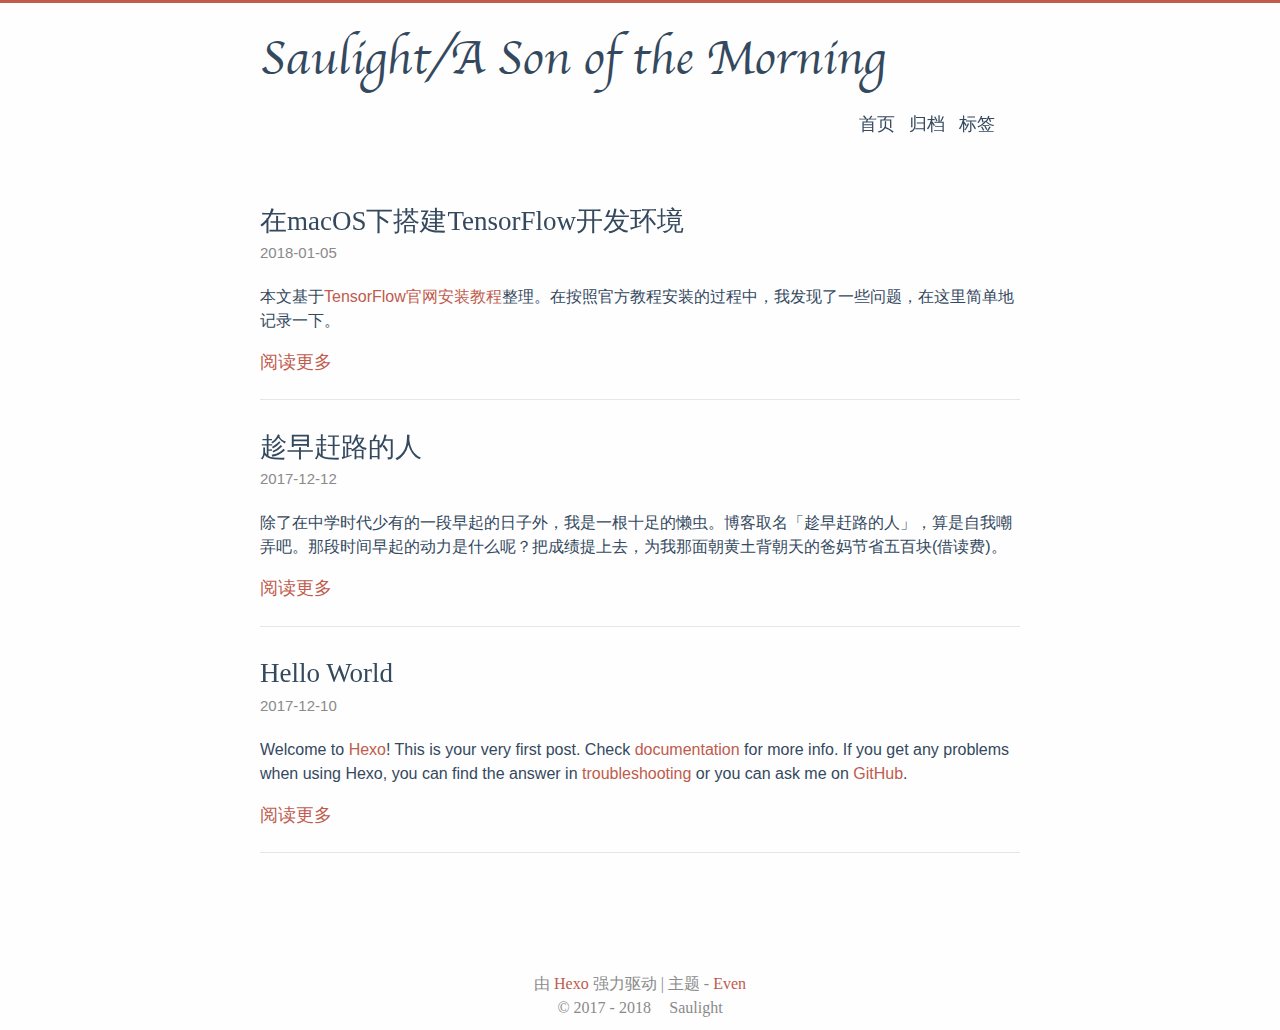
<file: index.html>
<!DOCTYPE html>
<html lang="">
  <head>
    
<meta charset="UTF-8"/>
<meta http-equiv="X-UA-Compatible" content="IE=edge" />
<meta name="viewport" content="width=device-width, initial-scale=1, maximum-scale=1"/>


<meta http-equiv="Cache-Control" content="no-transform" />
<meta http-equiv="Cache-Control" content="no-siteapp" />

<meta name="theme-color" content="#f8f5ec" />
<meta name="msapplication-navbutton-color" content="#f8f5ec">
<meta name="apple-mobile-web-app-capable" content="yes">
<meta name="apple-mobile-web-app-status-bar-style" content="#f8f5ec">















  <link rel="alternate" href="/default" title="Saulight/A Son of the Morning">




  <link rel="shortcut icon" type="image/x-icon" href="/favicon.ico?v=2.6.0" />



<link rel="canonical" href="https://saulight.github.io/"/>


<link rel="stylesheet" type="text/css" href="/css/style.css?v=2.6.0" />






  



  <script id="baidu_push">
(function(){
    var bp = document.createElement('script');
    var curProtocol = window.location.protocol.split(':')[0];
    if (curProtocol === 'https') {
        bp.src = 'https://zz.bdstatic.com/linksubmit/push.js';
    }
    else {
        bp.src = 'http://push.zhanzhang.baidu.com/push.js';
    }
    var s = document.getElementsByTagName("script")[0];
    s.parentNode.insertBefore(bp, s);
})();
</script>









    <title> Saulight/A Son of the Morning </title>
  </head>

  <body><div id="mobile-navbar" class="mobile-navbar">
  <div class="mobile-header-logo">
    <a href="/." class="logo">Saulight/A Son of the Morning</a>
  </div>
  <div class="mobile-navbar-icon">
    <span></span>
    <span></span>
    <span></span>
  </div>
</div>

<nav id="mobile-menu" class="mobile-menu slideout-menu">
  <ul class="mobile-menu-list">
    
      <a href="/">
        <li class="mobile-menu-item">
          
          
            首页
          
        </li>
      </a>
    
      <a href="/archives/">
        <li class="mobile-menu-item">
          
          
            归档
          
        </li>
      </a>
    
      <a href="/tags">
        <li class="mobile-menu-item">
          
          
            标签
          
        </li>
      </a>
    
  </ul>
</nav>

    <div class="container" id="mobile-panel">
      <header id="header" class="header"><div class="logo-wrapper">
  <a href="/." class="logo">Saulight/A Son of the Morning</a>
</div>

<nav class="site-navbar">
  
    <ul id="menu" class="menu">
      
        <li class="menu-item">
          <a class="menu-item-link" href="/">
            
            
              首页
            
          </a>
        </li>
      
        <li class="menu-item">
          <a class="menu-item-link" href="/archives/">
            
            
              归档
            
          </a>
        </li>
      
        <li class="menu-item">
          <a class="menu-item-link" href="/tags">
            
            
              标签
            
          </a>
        </li>
      
    </ul>
  
</nav>

      </header>

      <main id="main" class="main">
        <div class="content-wrapper">
          <div id="content" class="content">
            
  <section id="posts" class="posts">
    
      
  <article class="post">
    <header class="post-header">
      <h1 class="post-title">
        
          <a class="post-link" href="/2018/01/05/在macOS下搭建TensorFlow开发环境/">在macOS下搭建TensorFlow开发环境</a>
        
      </h1>

      <div class="post-meta">
        <span class="post-time">
          2018-01-05
        </span>
        
        
      </div>
    </header>

    
    

    <div class="post-content">
      
        
        
          
        

        
          <p>本文基于<a href="https://www.tensorflow.org/install/install_mac" target="_blank" rel="noopener">TensorFlow官网安装教程</a>整理。在按照官方教程安装的过程中，我发现了一些问题，在这里简单地记录一下。<br>
          <div class="read-more">
            <a href="/2018/01/05/在macOS下搭建TensorFlow开发环境/" class="read-more-link">阅读更多</a>
          </div>
        
      
    </div>

    

    

  </article>

    
      
  <article class="post">
    <header class="post-header">
      <h1 class="post-title">
        
          <a class="post-link" href="/2017/12/12/趁早赶路的人/">趁早赶路的人</a>
        
      </h1>

      <div class="post-meta">
        <span class="post-time">
          2017-12-12
        </span>
        
        
      </div>
    </header>

    
    

    <div class="post-content">
      
        
        
          
        

        
          <p>除了在中学时代少有的一段早起的日子外，我是一根十足的懒虫。博客取名「趁早赶路的人」，算是自我嘲弄吧。那段时间早起的动力是什么呢？把成绩提上去，为我那面朝黄土背朝天的爸妈节省五百块(借读费)。<br>
          <div class="read-more">
            <a href="/2017/12/12/趁早赶路的人/" class="read-more-link">阅读更多</a>
          </div>
        
      
    </div>

    

    

  </article>

    
      
  <article class="post">
    <header class="post-header">
      <h1 class="post-title">
        
          <a class="post-link" href="/2017/12/10/hello-world/">Hello World</a>
        
      </h1>

      <div class="post-meta">
        <span class="post-time">
          2017-12-10
        </span>
        
        
      </div>
    </header>

    
    

    <div class="post-content">
      
        
        
          
        

        
          <p>Welcome to <a href="https://hexo.io/" target="_blank" rel="noopener">Hexo</a>! This is your very first post. Check <a href="https://hexo.io/docs/" target="_blank" rel="noopener">documentation</a> for more info. If you get any problems when using Hexo, you can find the answer in <a href="https://hexo.io/docs/troubleshooting.html" target="_blank" rel="noopener">troubleshooting</a> or you can ask me on <a href="https://github.com/hexojs/hexo/issues" target="_blank" rel="noopener">GitHub</a>.<br>
          <div class="read-more">
            <a href="/2017/12/10/hello-world/" class="read-more-link">阅读更多</a>
          </div>
        
      
    </div>

    

    

  </article>

    
  </section>

  
  <nav class="pagination">
    
    
  </nav>


          </div>
          

        </div>
      </main>

      <footer id="footer" class="footer">

  <div class="social-links">
    
      
        
          <a href="mailto:shaoliang0716@outlook.com" class="iconfont icon-email" title="email"></a>
        
      
    
      
    
      
    
      
    
      
    
      
    
      
    
      
    
      
    
      
    
      
    
      
    
      
    
    
    
      
      <a href="/atom.xml" class="iconfont icon-rss" title="rss"></a>
    
  </div>


<div class="copyright">
  <span class="power-by">
    由 <a class="hexo-link" href="https://hexo.io/">Hexo</a> 强力驱动
  </span>
  <span class="division">|</span>
  <span class="theme-info">
    主题 - 
    <a class="theme-link" href="https://github.com/ahonn/hexo-theme-even">Even</a>
  </span>

  <span class="copyright-year">
    
    &copy; 
     
      2017 - 
    
    2018

    <span class="heart">
      <i class="iconfont icon-heart"></i>
    </span>
    <span class="author">Saulight</span>
  </span>
</div>

      </footer>

      <div class="back-to-top" id="back-to-top">
        <i class="iconfont icon-up"></i>
      </div>
    </div>

    


    




  
    <script type="text/javascript" src="/lib/jquery/jquery-3.1.1.min.js"></script>
  

  
    <script type="text/javascript" src="/lib/slideout/slideout.js"></script>
  

  


    <script type="text/javascript" src="/js/src/even.js?v=2.6.0"></script>
<script type="text/javascript" src="/js/src/bootstrap.js?v=2.6.0"></script>

  </body>
</html>
</file>
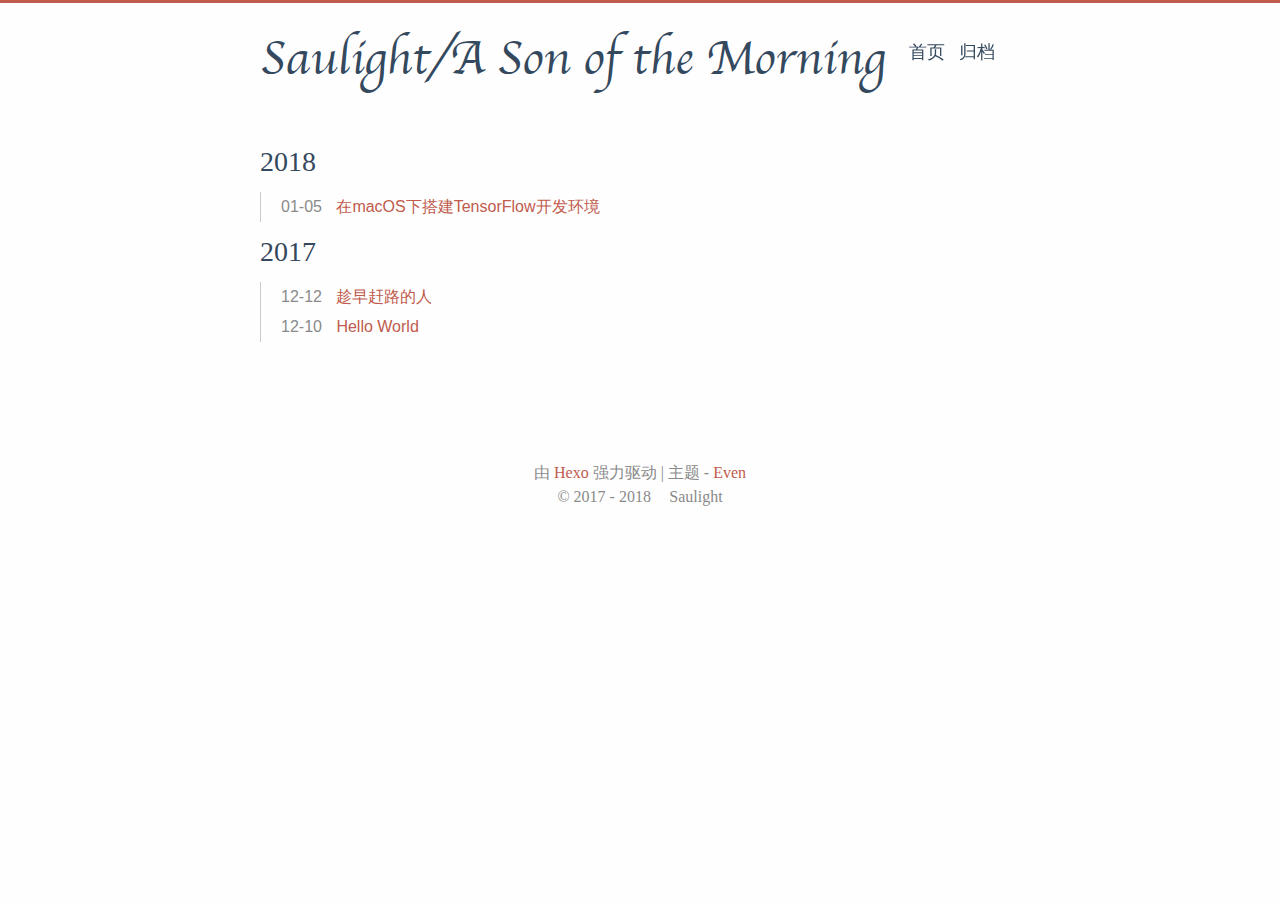
<file: archives/index.html>
<!DOCTYPE html>
<html lang="">
  <head>
    
<meta charset="UTF-8"/>
<meta http-equiv="X-UA-Compatible" content="IE=edge" />
<meta name="viewport" content="width=device-width, initial-scale=1, maximum-scale=1"/>


<meta http-equiv="Cache-Control" content="no-transform" />
<meta http-equiv="Cache-Control" content="no-siteapp" />

<meta name="theme-color" content="#f8f5ec" />
<meta name="msapplication-navbutton-color" content="#f8f5ec">
<meta name="apple-mobile-web-app-capable" content="yes">
<meta name="apple-mobile-web-app-status-bar-style" content="#f8f5ec">















  <link rel="alternate" href="/default" title="Saulight/A Son of the Morning">




  <link rel="shortcut icon" type="image/x-icon" href="/favicon.ico?v=2.6.0" />



<link rel="canonical" href="https://saulight.github.io/archives/"/>


<link rel="stylesheet" type="text/css" href="/css/style.css?v=2.6.0" />






  



  <script id="baidu_push">
(function(){
    var bp = document.createElement('script');
    var curProtocol = window.location.protocol.split(':')[0];
    if (curProtocol === 'https') {
        bp.src = 'https://zz.bdstatic.com/linksubmit/push.js';
    }
    else {
        bp.src = 'http://push.zhanzhang.baidu.com/push.js';
    }
    var s = document.getElementsByTagName("script")[0];
    s.parentNode.insertBefore(bp, s);
})();
</script>









    <title>
  
    归档 - Saulight/A Son of the Morning
  
</title>
  </head>

  <body><div id="mobile-navbar" class="mobile-navbar">
  <div class="mobile-header-logo">
    <a href="/." class="logo">Saulight/A Son of the Morning</a>
  </div>
  <div class="mobile-navbar-icon">
    <span></span>
    <span></span>
    <span></span>
  </div>
</div>

<nav id="mobile-menu" class="mobile-menu slideout-menu">
  <ul class="mobile-menu-list">
    
      <a href="/">
        <li class="mobile-menu-item">
          
          
            首页
          
        </li>
      </a>
    
      <a href="/archives/">
        <li class="mobile-menu-item">
          
          
            归档
          
        </li>
      </a>
    
  </ul>
</nav>

    <div class="container" id="mobile-panel">
      <header id="header" class="header"><div class="logo-wrapper">
  <a href="/." class="logo">Saulight/A Son of the Morning</a>
</div>

<nav class="site-navbar">
  
    <ul id="menu" class="menu">
      
        <li class="menu-item">
          <a class="menu-item-link" href="/">
            
            
              首页
            
          </a>
        </li>
      
        <li class="menu-item">
          <a class="menu-item-link" href="/archives/">
            
            
              归档
            
          </a>
        </li>
      
    </ul>
  
</nav>

      </header>

      <main id="main" class="main">
        <div class="content-wrapper">
          <div id="content" class="content">
            
  
  <section id="archive" class="archive">
    
      
        <div class="archive-title">
          <span class="archive-post-counter">
            目前共计 3 篇日志
          </span>
        </div>
      
    

    
      
        
        

        
          
          <div class="collection-title">
            <h2 class="archive-year">2018</h2>
          </div>
        
      

      <div class="archive-post">
        <span class="archive-post-time">
          
            01-05
          
        </span>
        <span class="archive-post-title">
          <a href="/2018/01/05/在macOS下搭建TensorFlow开发环境/" class="archive-post-link">
            在macOS下搭建TensorFlow开发环境
          </a>
        </span>
      </div>
    
      
        
        

        
          
          <div class="collection-title">
            <h2 class="archive-year">2017</h2>
          </div>
        
      

      <div class="archive-post">
        <span class="archive-post-time">
          
            12-12
          
        </span>
        <span class="archive-post-title">
          <a href="/2017/12/12/趁早赶路的人/" class="archive-post-link">
            趁早赶路的人
          </a>
        </span>
      </div>
    
      
        
        

        
      

      <div class="archive-post">
        <span class="archive-post-time">
          
            12-10
          
        </span>
        <span class="archive-post-title">
          <a href="/2017/12/10/hello-world/" class="archive-post-link">
            Hello World
          </a>
        </span>
      </div>
    
  </section>

  
  <nav class="pagination">
    
    
  </nav>



          </div>
          

        </div>
      </main>

      <footer id="footer" class="footer">

  <div class="social-links">
    
      
        
          <a href="mailto:shaoliang0716@outlook.com" class="iconfont icon-email" title="email"></a>
        
      
    
      
    
      
    
      
    
      
    
      
    
      
    
      
    
      
    
      
    
      
    
      
    
      
    
    
    
      
      <a href="/atom.xml" class="iconfont icon-rss" title="rss"></a>
    
  </div>


<div class="copyright">
  <span class="power-by">
    由 <a class="hexo-link" href="https://hexo.io/">Hexo</a> 强力驱动
  </span>
  <span class="division">|</span>
  <span class="theme-info">
    主题 - 
    <a class="theme-link" href="https://github.com/ahonn/hexo-theme-even">Even</a>
  </span>

  <span class="copyright-year">
    
    &copy; 
     
      2017 - 
    
    2018

    <span class="heart">
      <i class="iconfont icon-heart"></i>
    </span>
    <span class="author">Saulight</span>
  </span>
</div>

      </footer>

      <div class="back-to-top" id="back-to-top">
        <i class="iconfont icon-up"></i>
      </div>
    </div>

    


    




  
    <script type="text/javascript" src="/lib/jquery/jquery-3.1.1.min.js"></script>
  

  
    <script type="text/javascript" src="/lib/slideout/slideout.js"></script>
  

  


    <script type="text/javascript" src="/js/src/even.js?v=2.6.0"></script>
<script type="text/javascript" src="/js/src/bootstrap.js?v=2.6.0"></script>

  </body>
</html>
</file>
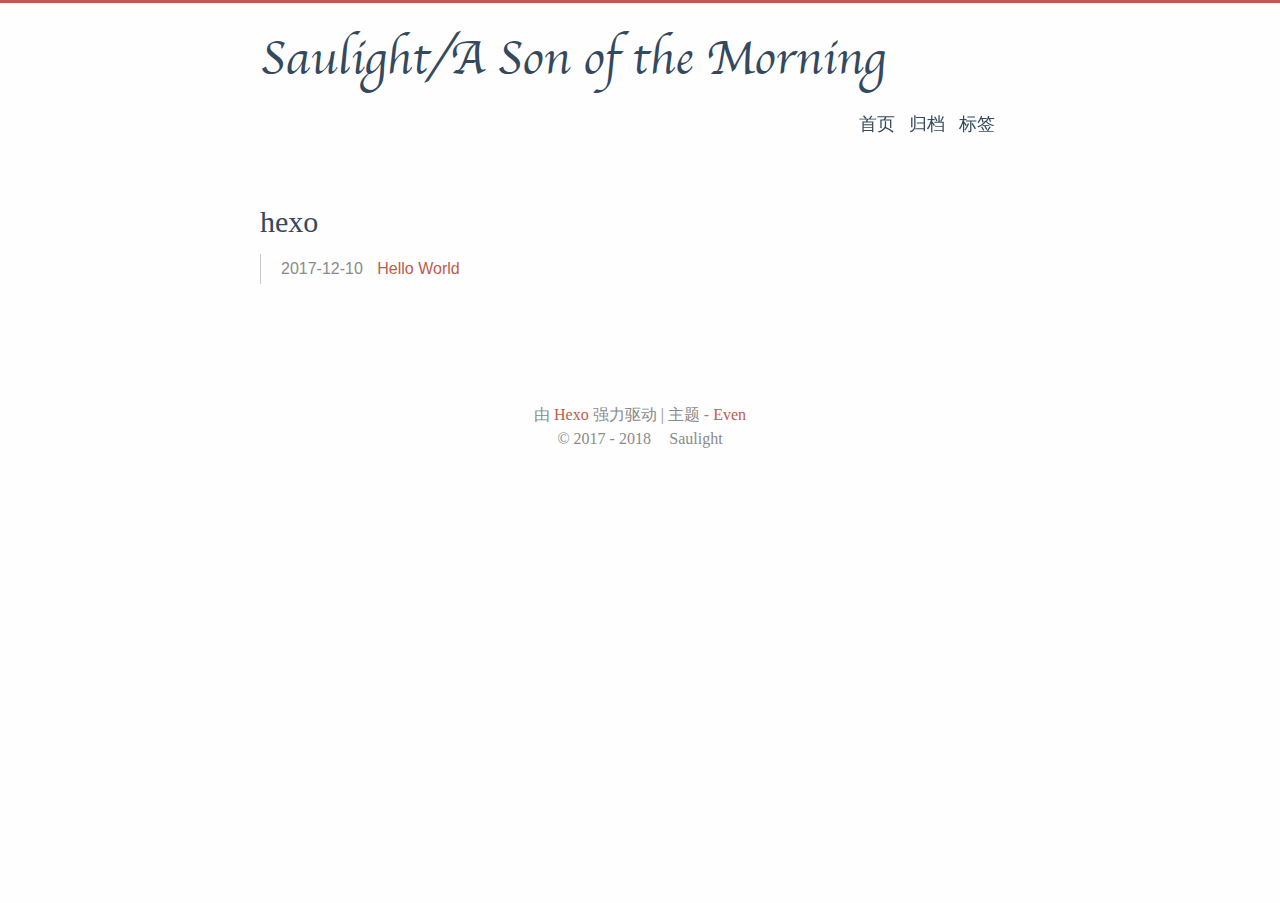
<file: tags/hexo/index.html>
<!DOCTYPE html>
<html lang="">
  <head>
    
<meta charset="UTF-8"/>
<meta http-equiv="X-UA-Compatible" content="IE=edge" />
<meta name="viewport" content="width=device-width, initial-scale=1, maximum-scale=1"/>


<meta http-equiv="Cache-Control" content="no-transform" />
<meta http-equiv="Cache-Control" content="no-siteapp" />

<meta name="theme-color" content="#f8f5ec" />
<meta name="msapplication-navbutton-color" content="#f8f5ec">
<meta name="apple-mobile-web-app-capable" content="yes">
<meta name="apple-mobile-web-app-status-bar-style" content="#f8f5ec">















  <link rel="alternate" href="/default" title="Saulight/A Son of the Morning">




  <link rel="shortcut icon" type="image/x-icon" href="/favicon.ico?v=2.6.0" />



<link rel="canonical" href="https://saulight.github.io/tags/hexo/"/>


<link rel="stylesheet" type="text/css" href="/css/style.css?v=2.6.0" />






  



  <script id="baidu_push">
(function(){
    var bp = document.createElement('script');
    var curProtocol = window.location.protocol.split(':')[0];
    if (curProtocol === 'https') {
        bp.src = 'https://zz.bdstatic.com/linksubmit/push.js';
    }
    else {
        bp.src = 'http://push.zhanzhang.baidu.com/push.js';
    }
    var s = document.getElementsByTagName("script")[0];
    s.parentNode.insertBefore(bp, s);
})();
</script>









    <title>
  
    hexo · Saulight/A Son of the Morning
  
</title>
  </head>

  <body><div id="mobile-navbar" class="mobile-navbar">
  <div class="mobile-header-logo">
    <a href="/." class="logo">Saulight/A Son of the Morning</a>
  </div>
  <div class="mobile-navbar-icon">
    <span></span>
    <span></span>
    <span></span>
  </div>
</div>

<nav id="mobile-menu" class="mobile-menu slideout-menu">
  <ul class="mobile-menu-list">
    
      <a href="/">
        <li class="mobile-menu-item">
          
          
            首页
          
        </li>
      </a>
    
      <a href="/archives/">
        <li class="mobile-menu-item">
          
          
            归档
          
        </li>
      </a>
    
      <a href="/tags">
        <li class="mobile-menu-item">
          
          
            标签
          
        </li>
      </a>
    
  </ul>
</nav>

    <div class="container" id="mobile-panel">
      <header id="header" class="header"><div class="logo-wrapper">
  <a href="/." class="logo">Saulight/A Son of the Morning</a>
</div>

<nav class="site-navbar">
  
    <ul id="menu" class="menu">
      
        <li class="menu-item">
          <a class="menu-item-link" href="/">
            
            
              首页
            
          </a>
        </li>
      
        <li class="menu-item">
          <a class="menu-item-link" href="/archives/">
            
            
              归档
            
          </a>
        </li>
      
        <li class="menu-item">
          <a class="menu-item-link" href="/tags">
            
            
              标签
            
          </a>
        </li>
      
    </ul>
  
</nav>

      </header>

      <main id="main" class="main">
        <div class="content-wrapper">
          <div id="content" class="content">
            
  
  <section id="archive" class="archive">
    
      
        <div class="archive-title tag">
          <h2 class="archive-name">hexo</h2>
        </div>
      
    

    
      

      <div class="archive-post">
        <span class="archive-post-time">
          
            2017-12-10
          
        </span>
        <span class="archive-post-title">
          <a href="/2017/12/10/hello-world/" class="archive-post-link">
            Hello World
          </a>
        </span>
      </div>
    
  </section>

  
  <nav class="pagination">
    
    
  </nav>



          </div>
          

        </div>
      </main>

      <footer id="footer" class="footer">

  <div class="social-links">
    
      
        
          <a href="mailto:shaoliang0716@outlook.com" class="iconfont icon-email" title="email"></a>
        
      
    
      
    
      
    
      
    
      
    
      
    
      
    
      
    
      
    
      
    
      
    
      
    
      
    
    
    
      
      <a href="/atom.xml" class="iconfont icon-rss" title="rss"></a>
    
  </div>


<div class="copyright">
  <span class="power-by">
    由 <a class="hexo-link" href="https://hexo.io/">Hexo</a> 强力驱动
  </span>
  <span class="division">|</span>
  <span class="theme-info">
    主题 - 
    <a class="theme-link" href="https://github.com/ahonn/hexo-theme-even">Even</a>
  </span>

  <span class="copyright-year">
    
    &copy; 
     
      2017 - 
    
    2018

    <span class="heart">
      <i class="iconfont icon-heart"></i>
    </span>
    <span class="author">Saulight</span>
  </span>
</div>

      </footer>

      <div class="back-to-top" id="back-to-top">
        <i class="iconfont icon-up"></i>
      </div>
    </div>

    
  
  <script type="text/javascript">
    var disqus_config = function () {
        this.page.url = '';
        this.page.identifier = 'tags/hexo/index.html';
        this.page.title = '';
    };
    (function() {
    var d = document, s = d.createElement('script');

    s.src = '//saulight.disqus.com/embed.js';

    s.setAttribute('data-timestamp', +new Date());
    (d.head || d.body).appendChild(s);
    })();  
  </script>

  

  



    




  
    <script type="text/javascript" src="/lib/jquery/jquery-3.1.1.min.js"></script>
  

  
    <script type="text/javascript" src="/lib/slideout/slideout.js"></script>
  

  


    <script type="text/javascript" src="/js/src/even.js?v=2.6.0"></script>
<script type="text/javascript" src="/js/src/bootstrap.js?v=2.6.0"></script>

  </body>
</html>
</file>
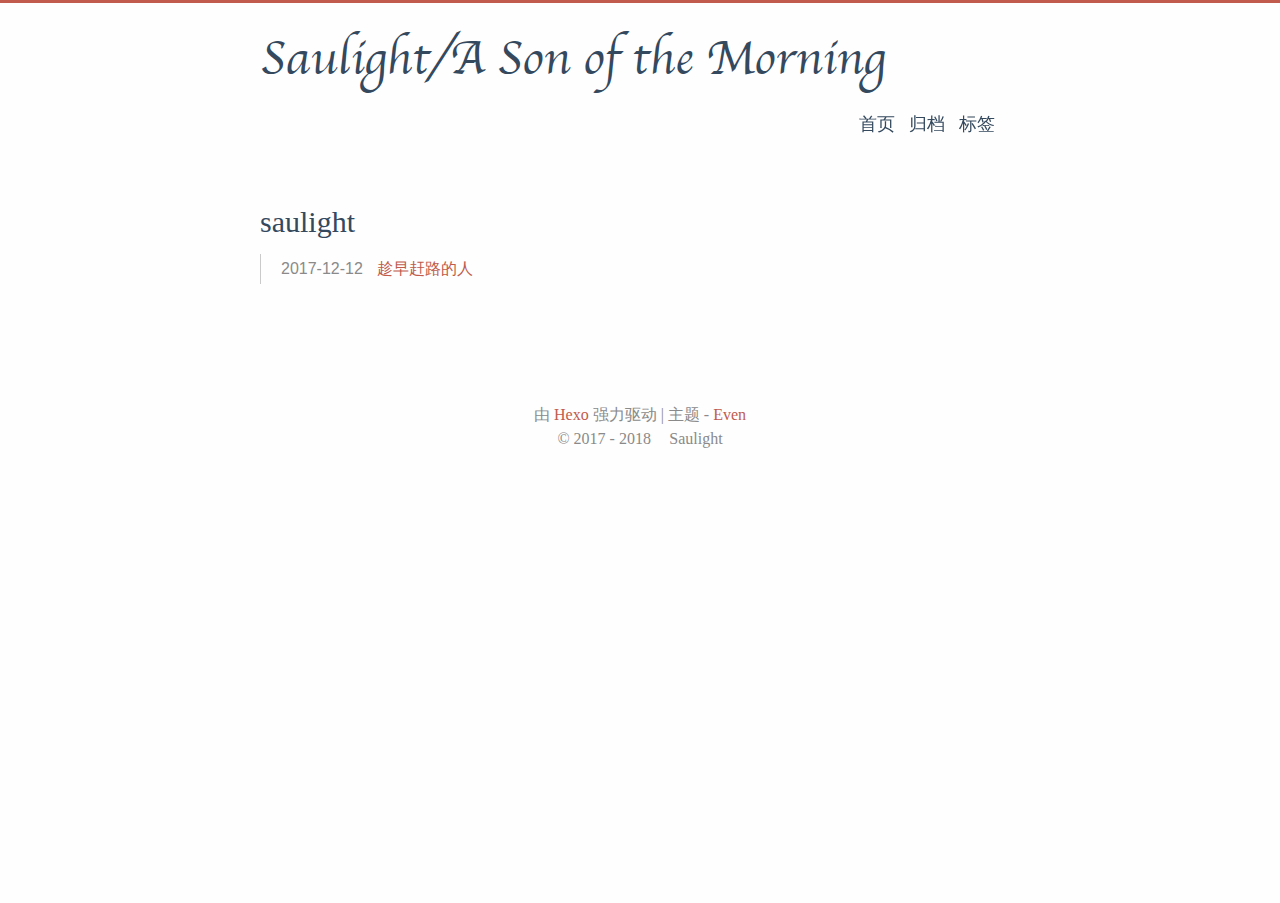
<file: tags/saulight/index.html>
<!DOCTYPE html>
<html lang="">
  <head>
    
<meta charset="UTF-8"/>
<meta http-equiv="X-UA-Compatible" content="IE=edge" />
<meta name="viewport" content="width=device-width, initial-scale=1, maximum-scale=1"/>


<meta http-equiv="Cache-Control" content="no-transform" />
<meta http-equiv="Cache-Control" content="no-siteapp" />

<meta name="theme-color" content="#f8f5ec" />
<meta name="msapplication-navbutton-color" content="#f8f5ec">
<meta name="apple-mobile-web-app-capable" content="yes">
<meta name="apple-mobile-web-app-status-bar-style" content="#f8f5ec">















  <link rel="alternate" href="/default" title="Saulight/A Son of the Morning">




  <link rel="shortcut icon" type="image/x-icon" href="/favicon.ico?v=2.6.0" />



<link rel="canonical" href="https://saulight.github.io/tags/saulight/"/>


<link rel="stylesheet" type="text/css" href="/css/style.css?v=2.6.0" />






  



  <script id="baidu_push">
(function(){
    var bp = document.createElement('script');
    var curProtocol = window.location.protocol.split(':')[0];
    if (curProtocol === 'https') {
        bp.src = 'https://zz.bdstatic.com/linksubmit/push.js';
    }
    else {
        bp.src = 'http://push.zhanzhang.baidu.com/push.js';
    }
    var s = document.getElementsByTagName("script")[0];
    s.parentNode.insertBefore(bp, s);
})();
</script>









    <title>
  
    saulight · Saulight/A Son of the Morning
  
</title>
  </head>

  <body><div id="mobile-navbar" class="mobile-navbar">
  <div class="mobile-header-logo">
    <a href="/." class="logo">Saulight/A Son of the Morning</a>
  </div>
  <div class="mobile-navbar-icon">
    <span></span>
    <span></span>
    <span></span>
  </div>
</div>

<nav id="mobile-menu" class="mobile-menu slideout-menu">
  <ul class="mobile-menu-list">
    
      <a href="/">
        <li class="mobile-menu-item">
          
          
            首页
          
        </li>
      </a>
    
      <a href="/archives/">
        <li class="mobile-menu-item">
          
          
            归档
          
        </li>
      </a>
    
      <a href="/tags">
        <li class="mobile-menu-item">
          
          
            标签
          
        </li>
      </a>
    
  </ul>
</nav>

    <div class="container" id="mobile-panel">
      <header id="header" class="header"><div class="logo-wrapper">
  <a href="/." class="logo">Saulight/A Son of the Morning</a>
</div>

<nav class="site-navbar">
  
    <ul id="menu" class="menu">
      
        <li class="menu-item">
          <a class="menu-item-link" href="/">
            
            
              首页
            
          </a>
        </li>
      
        <li class="menu-item">
          <a class="menu-item-link" href="/archives/">
            
            
              归档
            
          </a>
        </li>
      
        <li class="menu-item">
          <a class="menu-item-link" href="/tags">
            
            
              标签
            
          </a>
        </li>
      
    </ul>
  
</nav>

      </header>

      <main id="main" class="main">
        <div class="content-wrapper">
          <div id="content" class="content">
            
  
  <section id="archive" class="archive">
    
      
        <div class="archive-title tag">
          <h2 class="archive-name">saulight</h2>
        </div>
      
    

    
      

      <div class="archive-post">
        <span class="archive-post-time">
          
            2017-12-12
          
        </span>
        <span class="archive-post-title">
          <a href="/2017/12/12/趁早赶路的人/" class="archive-post-link">
            趁早赶路的人
          </a>
        </span>
      </div>
    
  </section>

  
  <nav class="pagination">
    
    
  </nav>



          </div>
          

        </div>
      </main>

      <footer id="footer" class="footer">

  <div class="social-links">
    
      
        
          <a href="mailto:shaoliang0716@outlook.com" class="iconfont icon-email" title="email"></a>
        
      
    
      
    
      
    
      
    
      
    
      
    
      
    
      
    
      
    
      
    
      
    
      
    
      
    
    
    
      
      <a href="/atom.xml" class="iconfont icon-rss" title="rss"></a>
    
  </div>


<div class="copyright">
  <span class="power-by">
    由 <a class="hexo-link" href="https://hexo.io/">Hexo</a> 强力驱动
  </span>
  <span class="division">|</span>
  <span class="theme-info">
    主题 - 
    <a class="theme-link" href="https://github.com/ahonn/hexo-theme-even">Even</a>
  </span>

  <span class="copyright-year">
    
    &copy; 
     
      2017 - 
    
    2018

    <span class="heart">
      <i class="iconfont icon-heart"></i>
    </span>
    <span class="author">Saulight</span>
  </span>
</div>

      </footer>

      <div class="back-to-top" id="back-to-top">
        <i class="iconfont icon-up"></i>
      </div>
    </div>

    
  
  <script type="text/javascript">
    var disqus_config = function () {
        this.page.url = '';
        this.page.identifier = 'tags/saulight/index.html';
        this.page.title = '';
    };
    (function() {
    var d = document, s = d.createElement('script');

    s.src = '//saulight.disqus.com/embed.js';

    s.setAttribute('data-timestamp', +new Date());
    (d.head || d.body).appendChild(s);
    })();  
  </script>

  

  



    




  
    <script type="text/javascript" src="/lib/jquery/jquery-3.1.1.min.js"></script>
  

  
    <script type="text/javascript" src="/lib/slideout/slideout.js"></script>
  

  


    <script type="text/javascript" src="/js/src/even.js?v=2.6.0"></script>
<script type="text/javascript" src="/js/src/bootstrap.js?v=2.6.0"></script>

  </body>
</html>
</file>
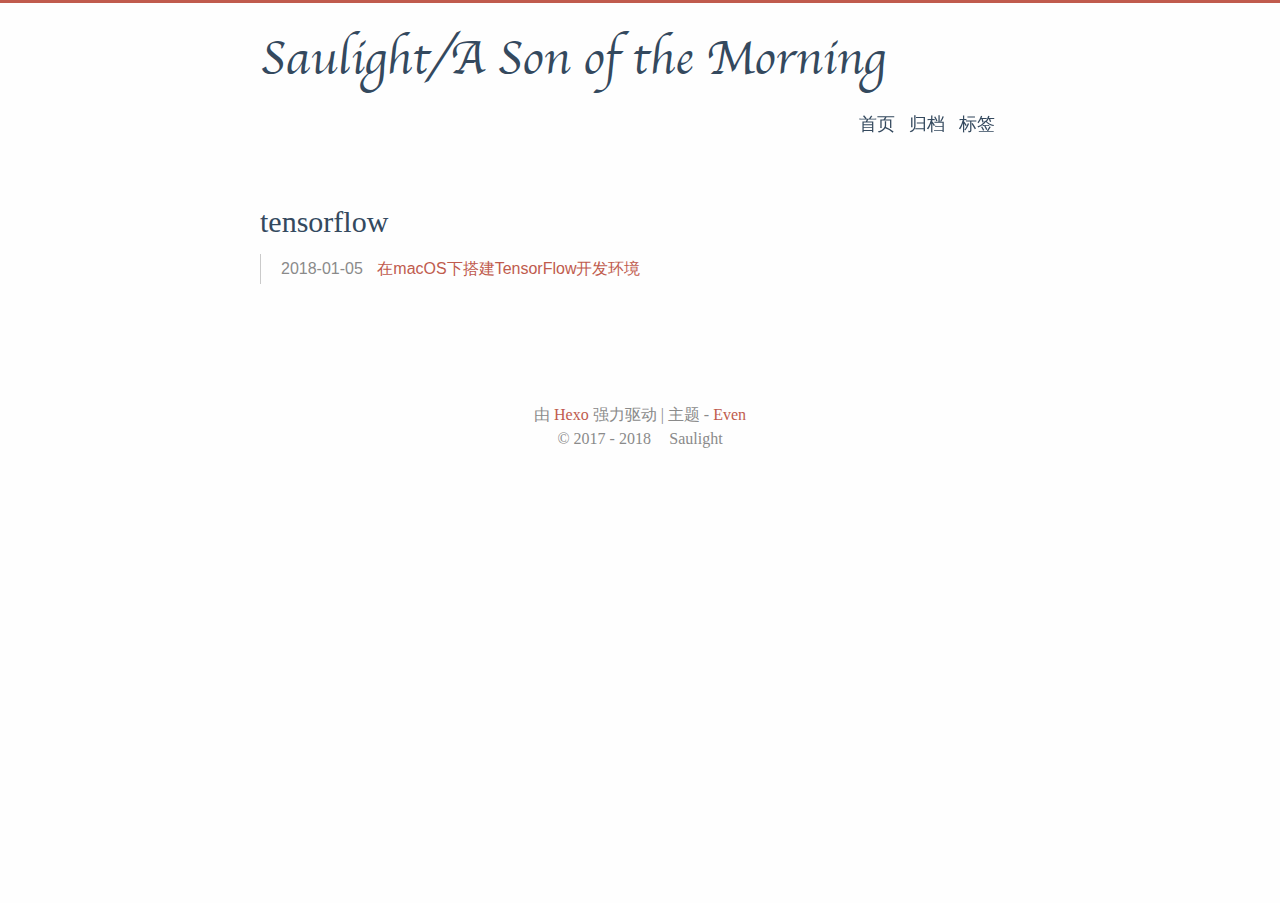
<file: tags/tensorflow/index.html>
<!DOCTYPE html>
<html lang="">
  <head>
    
<meta charset="UTF-8"/>
<meta http-equiv="X-UA-Compatible" content="IE=edge" />
<meta name="viewport" content="width=device-width, initial-scale=1, maximum-scale=1"/>


<meta http-equiv="Cache-Control" content="no-transform" />
<meta http-equiv="Cache-Control" content="no-siteapp" />

<meta name="theme-color" content="#f8f5ec" />
<meta name="msapplication-navbutton-color" content="#f8f5ec">
<meta name="apple-mobile-web-app-capable" content="yes">
<meta name="apple-mobile-web-app-status-bar-style" content="#f8f5ec">















  <link rel="alternate" href="/default" title="Saulight/A Son of the Morning">




  <link rel="shortcut icon" type="image/x-icon" href="/favicon.ico?v=2.6.0" />



<link rel="canonical" href="https://saulight.github.io/tags/tensorflow/"/>


<link rel="stylesheet" type="text/css" href="/css/style.css?v=2.6.0" />






  



  <script id="baidu_push">
(function(){
    var bp = document.createElement('script');
    var curProtocol = window.location.protocol.split(':')[0];
    if (curProtocol === 'https') {
        bp.src = 'https://zz.bdstatic.com/linksubmit/push.js';
    }
    else {
        bp.src = 'http://push.zhanzhang.baidu.com/push.js';
    }
    var s = document.getElementsByTagName("script")[0];
    s.parentNode.insertBefore(bp, s);
})();
</script>









    <title>
  
    tensorflow · Saulight/A Son of the Morning
  
</title>
  </head>

  <body><div id="mobile-navbar" class="mobile-navbar">
  <div class="mobile-header-logo">
    <a href="/." class="logo">Saulight/A Son of the Morning</a>
  </div>
  <div class="mobile-navbar-icon">
    <span></span>
    <span></span>
    <span></span>
  </div>
</div>

<nav id="mobile-menu" class="mobile-menu slideout-menu">
  <ul class="mobile-menu-list">
    
      <a href="/">
        <li class="mobile-menu-item">
          
          
            首页
          
        </li>
      </a>
    
      <a href="/archives/">
        <li class="mobile-menu-item">
          
          
            归档
          
        </li>
      </a>
    
      <a href="/tags">
        <li class="mobile-menu-item">
          
          
            标签
          
        </li>
      </a>
    
  </ul>
</nav>

    <div class="container" id="mobile-panel">
      <header id="header" class="header"><div class="logo-wrapper">
  <a href="/." class="logo">Saulight/A Son of the Morning</a>
</div>

<nav class="site-navbar">
  
    <ul id="menu" class="menu">
      
        <li class="menu-item">
          <a class="menu-item-link" href="/">
            
            
              首页
            
          </a>
        </li>
      
        <li class="menu-item">
          <a class="menu-item-link" href="/archives/">
            
            
              归档
            
          </a>
        </li>
      
        <li class="menu-item">
          <a class="menu-item-link" href="/tags">
            
            
              标签
            
          </a>
        </li>
      
    </ul>
  
</nav>

      </header>

      <main id="main" class="main">
        <div class="content-wrapper">
          <div id="content" class="content">
            
  
  <section id="archive" class="archive">
    
      
        <div class="archive-title tag">
          <h2 class="archive-name">tensorflow</h2>
        </div>
      
    

    
      

      <div class="archive-post">
        <span class="archive-post-time">
          
            2018-01-05
          
        </span>
        <span class="archive-post-title">
          <a href="/2018/01/05/在macOS下搭建TensorFlow开发环境/" class="archive-post-link">
            在macOS下搭建TensorFlow开发环境
          </a>
        </span>
      </div>
    
  </section>

  
  <nav class="pagination">
    
    
  </nav>



          </div>
          

        </div>
      </main>

      <footer id="footer" class="footer">

  <div class="social-links">
    
      
        
          <a href="mailto:shaoliang0716@outlook.com" class="iconfont icon-email" title="email"></a>
        
      
    
      
    
      
    
      
    
      
    
      
    
      
    
      
    
      
    
      
    
      
    
      
    
      
    
    
    
      
      <a href="/atom.xml" class="iconfont icon-rss" title="rss"></a>
    
  </div>


<div class="copyright">
  <span class="power-by">
    由 <a class="hexo-link" href="https://hexo.io/">Hexo</a> 强力驱动
  </span>
  <span class="division">|</span>
  <span class="theme-info">
    主题 - 
    <a class="theme-link" href="https://github.com/ahonn/hexo-theme-even">Even</a>
  </span>

  <span class="copyright-year">
    
    &copy; 
     
      2017 - 
    
    2018

    <span class="heart">
      <i class="iconfont icon-heart"></i>
    </span>
    <span class="author">Saulight</span>
  </span>
</div>

      </footer>

      <div class="back-to-top" id="back-to-top">
        <i class="iconfont icon-up"></i>
      </div>
    </div>

    
  
  <script type="text/javascript">
    var disqus_config = function () {
        this.page.url = '';
        this.page.identifier = 'tags/tensorflow/index.html';
        this.page.title = '';
    };
    (function() {
    var d = document, s = d.createElement('script');

    s.src = '//saulight.disqus.com/embed.js';

    s.setAttribute('data-timestamp', +new Date());
    (d.head || d.body).appendChild(s);
    })();  
  </script>

  

  



    




  
    <script type="text/javascript" src="/lib/jquery/jquery-3.1.1.min.js"></script>
  

  
    <script type="text/javascript" src="/lib/slideout/slideout.js"></script>
  

  


    <script type="text/javascript" src="/js/src/even.js?v=2.6.0"></script>
<script type="text/javascript" src="/js/src/bootstrap.js?v=2.6.0"></script>

  </body>
</html>
</file>
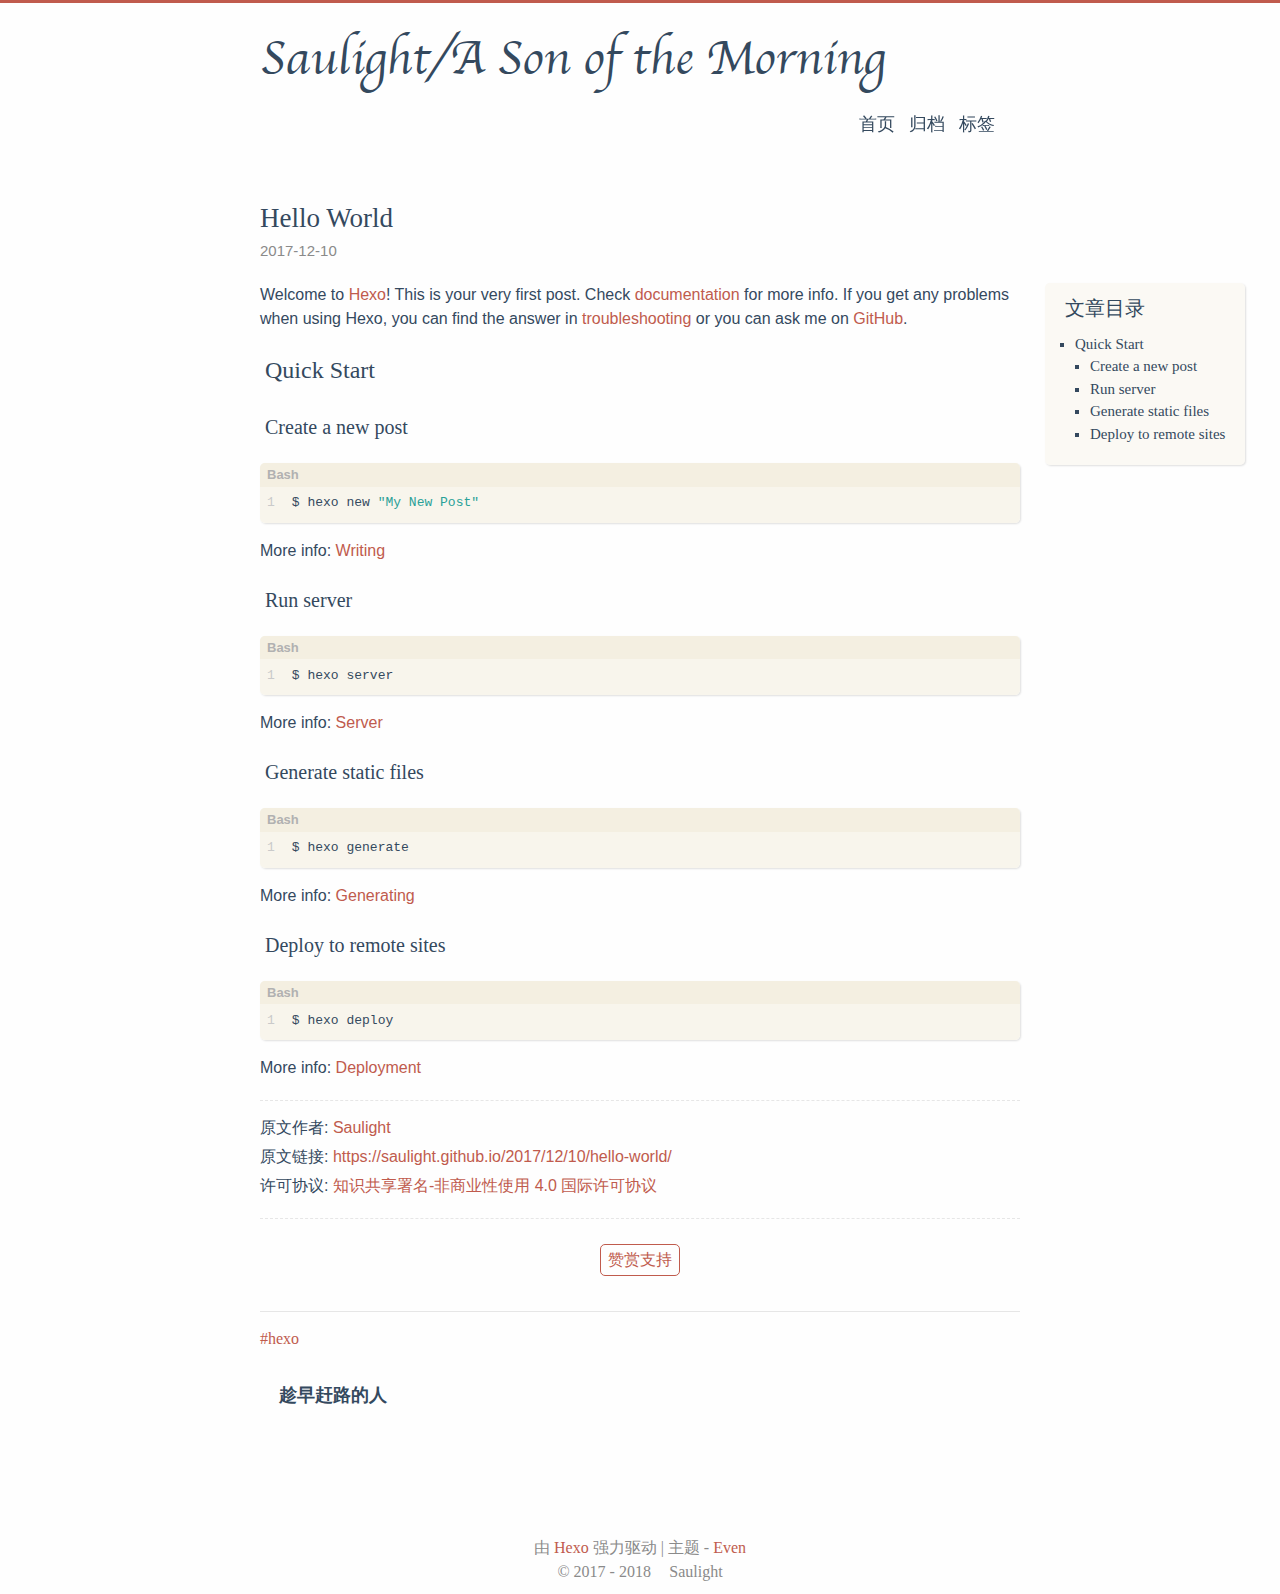
<file: 2017/12/10/hello-world/index.html>
<!DOCTYPE html>
<html lang="">
  <head>
    
<meta charset="UTF-8"/>
<meta http-equiv="X-UA-Compatible" content="IE=edge" />
<meta name="viewport" content="width=device-width, initial-scale=1, maximum-scale=1"/>


<meta http-equiv="Cache-Control" content="no-transform" />
<meta http-equiv="Cache-Control" content="no-siteapp" />

<meta name="theme-color" content="#f8f5ec" />
<meta name="msapplication-navbutton-color" content="#f8f5ec">
<meta name="apple-mobile-web-app-capable" content="yes">
<meta name="apple-mobile-web-app-status-bar-style" content="#f8f5ec">



  <meta name="description" content="Hello World"/>




  <meta name="keywords" content="hexo, Saulight/A Son of the Morning" />










  <link rel="alternate" href="/default" title="Saulight/A Son of the Morning">




  <link rel="shortcut icon" type="image/x-icon" href="/favicon.ico?v=2.6.0" />



<link rel="canonical" href="https://saulight.github.io/2017/12/10/hello-world/"/>


<link rel="stylesheet" type="text/css" href="/css/style.css?v=2.6.0" />






  



  <script id="baidu_push">
(function(){
    var bp = document.createElement('script');
    var curProtocol = window.location.protocol.split(':')[0];
    if (curProtocol === 'https') {
        bp.src = 'https://zz.bdstatic.com/linksubmit/push.js';
    }
    else {
        bp.src = 'http://push.zhanzhang.baidu.com/push.js';
    }
    var s = document.getElementsByTagName("script")[0];
    s.parentNode.insertBefore(bp, s);
})();
</script>









    <title> Hello World - Saulight/A Son of the Morning </title>
  </head>

  <body><div id="mobile-navbar" class="mobile-navbar">
  <div class="mobile-header-logo">
    <a href="/." class="logo">Saulight/A Son of the Morning</a>
  </div>
  <div class="mobile-navbar-icon">
    <span></span>
    <span></span>
    <span></span>
  </div>
</div>

<nav id="mobile-menu" class="mobile-menu slideout-menu">
  <ul class="mobile-menu-list">
    
      <a href="/">
        <li class="mobile-menu-item">
          
          
            首页
          
        </li>
      </a>
    
      <a href="/archives/">
        <li class="mobile-menu-item">
          
          
            归档
          
        </li>
      </a>
    
      <a href="/tags">
        <li class="mobile-menu-item">
          
          
            标签
          
        </li>
      </a>
    
  </ul>
</nav>

    <div class="container" id="mobile-panel">
      <header id="header" class="header"><div class="logo-wrapper">
  <a href="/." class="logo">Saulight/A Son of the Morning</a>
</div>

<nav class="site-navbar">
  
    <ul id="menu" class="menu">
      
        <li class="menu-item">
          <a class="menu-item-link" href="/">
            
            
              首页
            
          </a>
        </li>
      
        <li class="menu-item">
          <a class="menu-item-link" href="/archives/">
            
            
              归档
            
          </a>
        </li>
      
        <li class="menu-item">
          <a class="menu-item-link" href="/tags">
            
            
              标签
            
          </a>
        </li>
      
    </ul>
  
</nav>

      </header>

      <main id="main" class="main">
        <div class="content-wrapper">
          <div id="content" class="content">
            
  
  <article class="post">
    <header class="post-header">
      <h1 class="post-title">
        
          Hello World
        
      </h1>

      <div class="post-meta">
        <span class="post-time">
          2017-12-10
        </span>
        
        
      </div>
    </header>

    
    
  <div class="post-toc" id="post-toc">
    <h2 class="post-toc-title">文章目录</h2>
    <div class="post-toc-content">
      <ol class="toc"><li class="toc-item toc-level-2"><a class="toc-link" href="#Quick-Start"><span class="toc-text">Quick Start</span></a><ol class="toc-child"><li class="toc-item toc-level-3"><a class="toc-link" href="#Create-a-new-post"><span class="toc-text">Create a new post</span></a></li><li class="toc-item toc-level-3"><a class="toc-link" href="#Run-server"><span class="toc-text">Run server</span></a></li><li class="toc-item toc-level-3"><a class="toc-link" href="#Generate-static-files"><span class="toc-text">Generate static files</span></a></li><li class="toc-item toc-level-3"><a class="toc-link" href="#Deploy-to-remote-sites"><span class="toc-text">Deploy to remote sites</span></a></li></ol></li></ol>
    </div>
  </div>


    <div class="post-content">
      
        <p>Welcome to <a href="https://hexo.io/" target="_blank" rel="noopener">Hexo</a>! This is your very first post. Check <a href="https://hexo.io/docs/" target="_blank" rel="noopener">documentation</a> for more info. If you get any problems when using Hexo, you can find the answer in <a href="https://hexo.io/docs/troubleshooting.html" target="_blank" rel="noopener">troubleshooting</a> or you can ask me on <a href="https://github.com/hexojs/hexo/issues" target="_blank" rel="noopener">GitHub</a>.<br><a id="more"></a></p>
<h2 id="Quick-Start"><a href="#Quick-Start" class="headerlink" title="Quick Start"></a>Quick Start</h2><h3 id="Create-a-new-post"><a href="#Create-a-new-post" class="headerlink" title="Create a new post"></a>Create a new post</h3><figure class="highlight bash"><table><tr><td class="gutter"><pre><span class="line">1</span><br></pre></td><td class="code"><pre><span class="line">$ hexo new <span class="string">"My New Post"</span></span><br></pre></td></tr></table></figure>
<p>More info: <a href="https://hexo.io/docs/writing.html" target="_blank" rel="noopener">Writing</a></p>
<h3 id="Run-server"><a href="#Run-server" class="headerlink" title="Run server"></a>Run server</h3><figure class="highlight bash"><table><tr><td class="gutter"><pre><span class="line">1</span><br></pre></td><td class="code"><pre><span class="line">$ hexo server</span><br></pre></td></tr></table></figure>
<p>More info: <a href="https://hexo.io/docs/server.html" target="_blank" rel="noopener">Server</a></p>
<h3 id="Generate-static-files"><a href="#Generate-static-files" class="headerlink" title="Generate static files"></a>Generate static files</h3><figure class="highlight bash"><table><tr><td class="gutter"><pre><span class="line">1</span><br></pre></td><td class="code"><pre><span class="line">$ hexo generate</span><br></pre></td></tr></table></figure>
<p>More info: <a href="https://hexo.io/docs/generating.html" target="_blank" rel="noopener">Generating</a></p>
<h3 id="Deploy-to-remote-sites"><a href="#Deploy-to-remote-sites" class="headerlink" title="Deploy to remote sites"></a>Deploy to remote sites</h3><figure class="highlight bash"><table><tr><td class="gutter"><pre><span class="line">1</span><br></pre></td><td class="code"><pre><span class="line">$ hexo deploy</span><br></pre></td></tr></table></figure>
<p>More info: <a href="https://hexo.io/docs/deployment.html" target="_blank" rel="noopener">Deployment</a></p>

      
    </div>

    
      
      

  <div class="post-copyright">
    <p class="copyright-item">
      <span>原文作者: </span>
      <a href="https://saulight.github.io">Saulight</a>
    </p>
    <p class="copyright-item">
      <span>原文链接: </span>
      <a href="https://saulight.github.io/2017/12/10/hello-world/">https://saulight.github.io/2017/12/10/hello-world/</a>
    </p>
    <p class="copyright-item">
      <span>许可协议: </span>
      
      <a rel="license" href="http://creativecommons.org/licenses/by-nc/4.0/" target="_blank">知识共享署名-非商业性使用 4.0 国际许可协议</a>
    </p>
  </div>



      
      
  <div class="post-reward">
    <input type="checkbox" name="reward" id="reward" hidden />
    <label class="reward-button" for="reward">赞赏支持</label>
    <div class="qr-code">
      
      
        <label class="qr-code-image" for="reward">
          <img class="image" src="/image/reward/wechat.png" title="wechat">
        </label>
      
      
        <label class="qr-code-image" for="reward">
          <img class="image" src="/image/reward/alipay.png" title="alipay">
        </label>
      
    </div>
  </div>

    

    
      <footer class="post-footer">
        
          <div class="post-tags">
            
              <a href="/tags/hexo/">hexo</a>
            
          </div>
        
        
        
  <nav class="post-nav">
    
      <a class="prev" href="/2017/12/12/趁早赶路的人/">
        <i class="iconfont icon-left"></i>
        <span class="prev-text nav-default">趁早赶路的人</span>
        <span class="prev-text nav-mobile">上一篇</span>
      </a>
    
    
  </nav>

      </footer>
    

  </article>


          </div>
          
  <div class="comments" id="comments">
    
      <div id="disqus_thread">
        <noscript>
          Please enable JavaScript to view the
          <a href="//disqus.com/?ref_noscript">comments powered by Disqus.</a>
        </noscript>
      </div>
    
  </div>


        </div>
      </main>

      <footer id="footer" class="footer">

  <div class="social-links">
    
      
        
          <a href="mailto:shaoliang0716@outlook.com" class="iconfont icon-email" title="email"></a>
        
      
    
      
    
      
    
      
    
      
    
      
    
      
    
      
    
      
    
      
    
      
    
      
    
      
    
    
    
      
      <a href="/atom.xml" class="iconfont icon-rss" title="rss"></a>
    
  </div>


<div class="copyright">
  <span class="power-by">
    由 <a class="hexo-link" href="https://hexo.io/">Hexo</a> 强力驱动
  </span>
  <span class="division">|</span>
  <span class="theme-info">
    主题 - 
    <a class="theme-link" href="https://github.com/ahonn/hexo-theme-even">Even</a>
  </span>

  <span class="copyright-year">
    
    &copy; 
     
      2017 - 
    
    2018

    <span class="heart">
      <i class="iconfont icon-heart"></i>
    </span>
    <span class="author">Saulight</span>
  </span>
</div>

      </footer>

      <div class="back-to-top" id="back-to-top">
        <i class="iconfont icon-up"></i>
      </div>
    </div>

    
  
  <script type="text/javascript">
    var disqus_config = function () {
        this.page.url = 'https://saulight.github.io/2017/12/10/hello-world/';
        this.page.identifier = '2017/12/10/hello-world/';
        this.page.title = 'Hello World';
    };
    (function() {
    var d = document, s = d.createElement('script');

    s.src = '//saulight.disqus.com/embed.js';

    s.setAttribute('data-timestamp', +new Date());
    (d.head || d.body).appendChild(s);
    })();  
  </script>

  

  



    




  
    <script type="text/javascript" src="/lib/jquery/jquery-3.1.1.min.js"></script>
  

  
    <script type="text/javascript" src="/lib/slideout/slideout.js"></script>
  

  


    <script type="text/javascript" src="/js/src/even.js?v=2.6.0"></script>
<script type="text/javascript" src="/js/src/bootstrap.js?v=2.6.0"></script>

  </body>
</html>
</file>
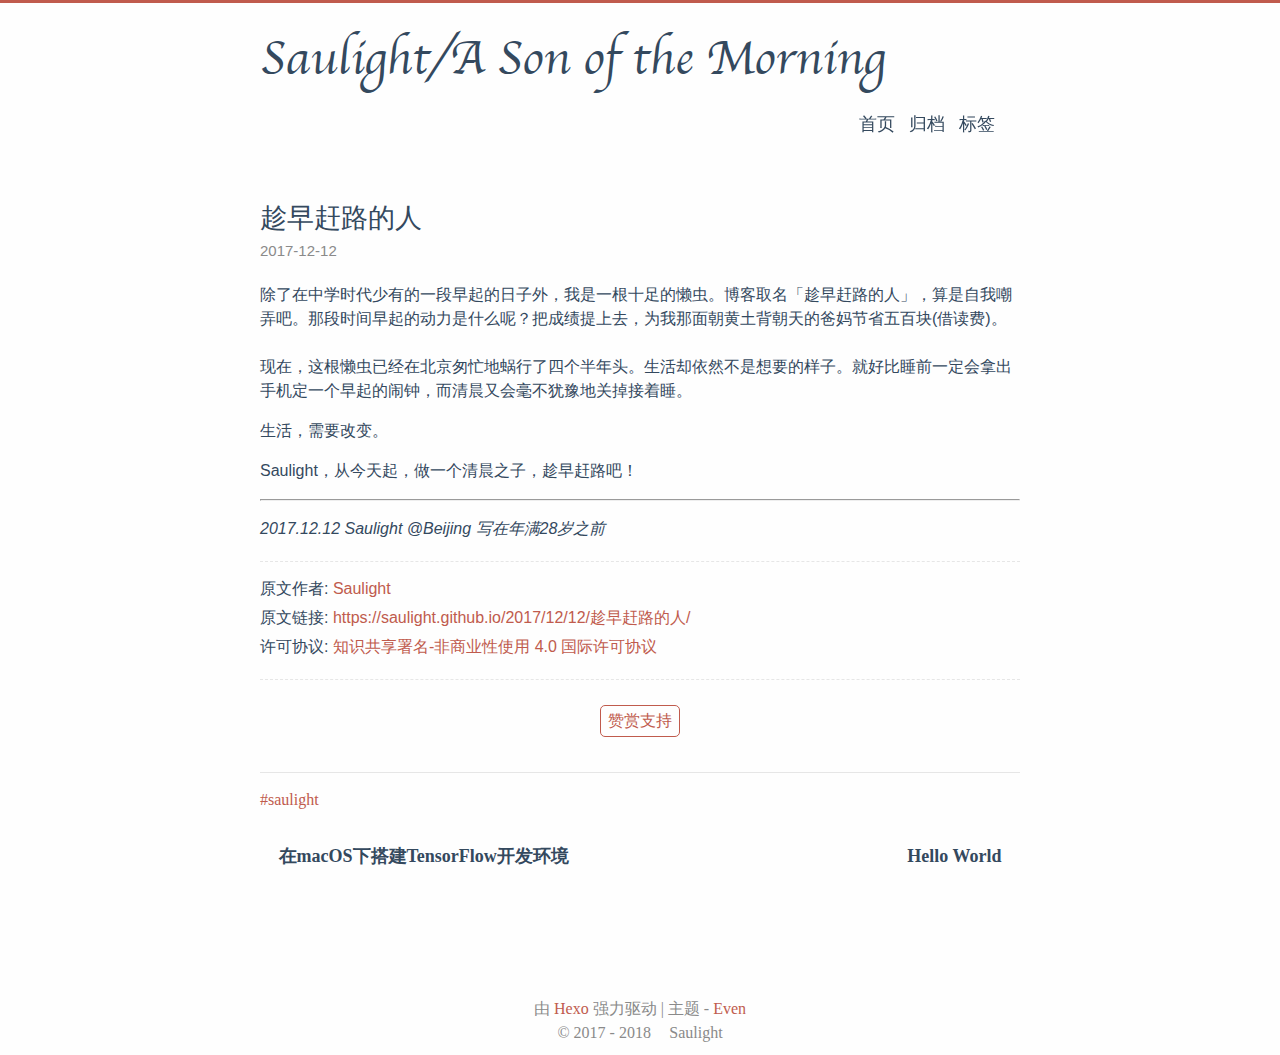
<file: 2017/12/12/趁早赶路的人/index.html>
<!DOCTYPE html>
<html lang="">
  <head>
    
<meta charset="UTF-8"/>
<meta http-equiv="X-UA-Compatible" content="IE=edge" />
<meta name="viewport" content="width=device-width, initial-scale=1, maximum-scale=1"/>


<meta http-equiv="Cache-Control" content="no-transform" />
<meta http-equiv="Cache-Control" content="no-siteapp" />

<meta name="theme-color" content="#f8f5ec" />
<meta name="msapplication-navbutton-color" content="#f8f5ec">
<meta name="apple-mobile-web-app-capable" content="yes">
<meta name="apple-mobile-web-app-status-bar-style" content="#f8f5ec">



  <meta name="description" content="趁早赶路的人"/>




  <meta name="keywords" content="saulight, Saulight/A Son of the Morning" />










  <link rel="alternate" href="/default" title="Saulight/A Son of the Morning">




  <link rel="shortcut icon" type="image/x-icon" href="/favicon.ico?v=2.6.0" />



<link rel="canonical" href="https://saulight.github.io/2017/12/12/趁早赶路的人/"/>


<link rel="stylesheet" type="text/css" href="/css/style.css?v=2.6.0" />






  



  <script id="baidu_push">
(function(){
    var bp = document.createElement('script');
    var curProtocol = window.location.protocol.split(':')[0];
    if (curProtocol === 'https') {
        bp.src = 'https://zz.bdstatic.com/linksubmit/push.js';
    }
    else {
        bp.src = 'http://push.zhanzhang.baidu.com/push.js';
    }
    var s = document.getElementsByTagName("script")[0];
    s.parentNode.insertBefore(bp, s);
})();
</script>









    <title> 趁早赶路的人 - Saulight/A Son of the Morning </title>
  </head>

  <body><div id="mobile-navbar" class="mobile-navbar">
  <div class="mobile-header-logo">
    <a href="/." class="logo">Saulight/A Son of the Morning</a>
  </div>
  <div class="mobile-navbar-icon">
    <span></span>
    <span></span>
    <span></span>
  </div>
</div>

<nav id="mobile-menu" class="mobile-menu slideout-menu">
  <ul class="mobile-menu-list">
    
      <a href="/">
        <li class="mobile-menu-item">
          
          
            首页
          
        </li>
      </a>
    
      <a href="/archives/">
        <li class="mobile-menu-item">
          
          
            归档
          
        </li>
      </a>
    
      <a href="/tags">
        <li class="mobile-menu-item">
          
          
            标签
          
        </li>
      </a>
    
  </ul>
</nav>

    <div class="container" id="mobile-panel">
      <header id="header" class="header"><div class="logo-wrapper">
  <a href="/." class="logo">Saulight/A Son of the Morning</a>
</div>

<nav class="site-navbar">
  
    <ul id="menu" class="menu">
      
        <li class="menu-item">
          <a class="menu-item-link" href="/">
            
            
              首页
            
          </a>
        </li>
      
        <li class="menu-item">
          <a class="menu-item-link" href="/archives/">
            
            
              归档
            
          </a>
        </li>
      
        <li class="menu-item">
          <a class="menu-item-link" href="/tags">
            
            
              标签
            
          </a>
        </li>
      
    </ul>
  
</nav>

      </header>

      <main id="main" class="main">
        <div class="content-wrapper">
          <div id="content" class="content">
            
  
  <article class="post">
    <header class="post-header">
      <h1 class="post-title">
        
          趁早赶路的人
        
      </h1>

      <div class="post-meta">
        <span class="post-time">
          2017-12-12
        </span>
        
        
      </div>
    </header>

    
    

    <div class="post-content">
      
        <p>除了在中学时代少有的一段早起的日子外，我是一根十足的懒虫。博客取名「趁早赶路的人」，算是自我嘲弄吧。那段时间早起的动力是什么呢？把成绩提上去，为我那面朝黄土背朝天的爸妈节省五百块(借读费)。<br><a id="more"></a><br>现在，这根懒虫已经在北京匆忙地蜗行了四个半年头。生活却依然不是想要的样子。就好比睡前一定会拿出手机定一个早起的闹钟，而清晨又会毫不犹豫地关掉接着睡。</p>
<p>生活，需要改变。</p>
<p>Saulight，从今天起，做一个清晨之子，趁早赶路吧！</p>
<hr>
<p><em>2017.12.12 Saulight @Beijing  写在年满28岁之前</em></p>

      
    </div>

    
      
      

  <div class="post-copyright">
    <p class="copyright-item">
      <span>原文作者: </span>
      <a href="https://saulight.github.io">Saulight</a>
    </p>
    <p class="copyright-item">
      <span>原文链接: </span>
      <a href="https://saulight.github.io/2017/12/12/趁早赶路的人/">https://saulight.github.io/2017/12/12/趁早赶路的人/</a>
    </p>
    <p class="copyright-item">
      <span>许可协议: </span>
      
      <a rel="license" href="http://creativecommons.org/licenses/by-nc/4.0/" target="_blank">知识共享署名-非商业性使用 4.0 国际许可协议</a>
    </p>
  </div>



      
      
  <div class="post-reward">
    <input type="checkbox" name="reward" id="reward" hidden />
    <label class="reward-button" for="reward">赞赏支持</label>
    <div class="qr-code">
      
      
        <label class="qr-code-image" for="reward">
          <img class="image" src="/image/reward/wechat.png" title="wechat">
        </label>
      
      
        <label class="qr-code-image" for="reward">
          <img class="image" src="/image/reward/alipay.png" title="alipay">
        </label>
      
    </div>
  </div>

    

    
      <footer class="post-footer">
        
          <div class="post-tags">
            
              <a href="/tags/saulight/">saulight</a>
            
          </div>
        
        
        
  <nav class="post-nav">
    
      <a class="prev" href="/2018/01/05/在macOS下搭建TensorFlow开发环境/">
        <i class="iconfont icon-left"></i>
        <span class="prev-text nav-default">在macOS下搭建TensorFlow开发环境</span>
        <span class="prev-text nav-mobile">上一篇</span>
      </a>
    
    
      <a class="next" href="/2017/12/10/hello-world/">
        <span class="next-text nav-default">Hello World</span>
        <span class="prev-text nav-mobile">下一篇</span>
        <i class="iconfont icon-right"></i>
      </a>
    
  </nav>

      </footer>
    

  </article>


          </div>
          
  <div class="comments" id="comments">
    
      <div id="disqus_thread">
        <noscript>
          Please enable JavaScript to view the
          <a href="//disqus.com/?ref_noscript">comments powered by Disqus.</a>
        </noscript>
      </div>
    
  </div>


        </div>
      </main>

      <footer id="footer" class="footer">

  <div class="social-links">
    
      
        
          <a href="mailto:shaoliang0716@outlook.com" class="iconfont icon-email" title="email"></a>
        
      
    
      
    
      
    
      
    
      
    
      
    
      
    
      
    
      
    
      
    
      
    
      
    
      
    
    
    
      
      <a href="/atom.xml" class="iconfont icon-rss" title="rss"></a>
    
  </div>


<div class="copyright">
  <span class="power-by">
    由 <a class="hexo-link" href="https://hexo.io/">Hexo</a> 强力驱动
  </span>
  <span class="division">|</span>
  <span class="theme-info">
    主题 - 
    <a class="theme-link" href="https://github.com/ahonn/hexo-theme-even">Even</a>
  </span>

  <span class="copyright-year">
    
    &copy; 
     
      2017 - 
    
    2018

    <span class="heart">
      <i class="iconfont icon-heart"></i>
    </span>
    <span class="author">Saulight</span>
  </span>
</div>

      </footer>

      <div class="back-to-top" id="back-to-top">
        <i class="iconfont icon-up"></i>
      </div>
    </div>

    
  
  <script type="text/javascript">
    var disqus_config = function () {
        this.page.url = 'https://saulight.github.io/2017/12/12/趁早赶路的人/';
        this.page.identifier = '2017/12/12/趁早赶路的人/';
        this.page.title = '趁早赶路的人';
    };
    (function() {
    var d = document, s = d.createElement('script');

    s.src = '//saulight.disqus.com/embed.js';

    s.setAttribute('data-timestamp', +new Date());
    (d.head || d.body).appendChild(s);
    })();  
  </script>

  

  



    




  
    <script type="text/javascript" src="/lib/jquery/jquery-3.1.1.min.js"></script>
  

  
    <script type="text/javascript" src="/lib/slideout/slideout.js"></script>
  

  


    <script type="text/javascript" src="/js/src/even.js?v=2.6.0"></script>
<script type="text/javascript" src="/js/src/bootstrap.js?v=2.6.0"></script>

  </body>
</html>
</file>
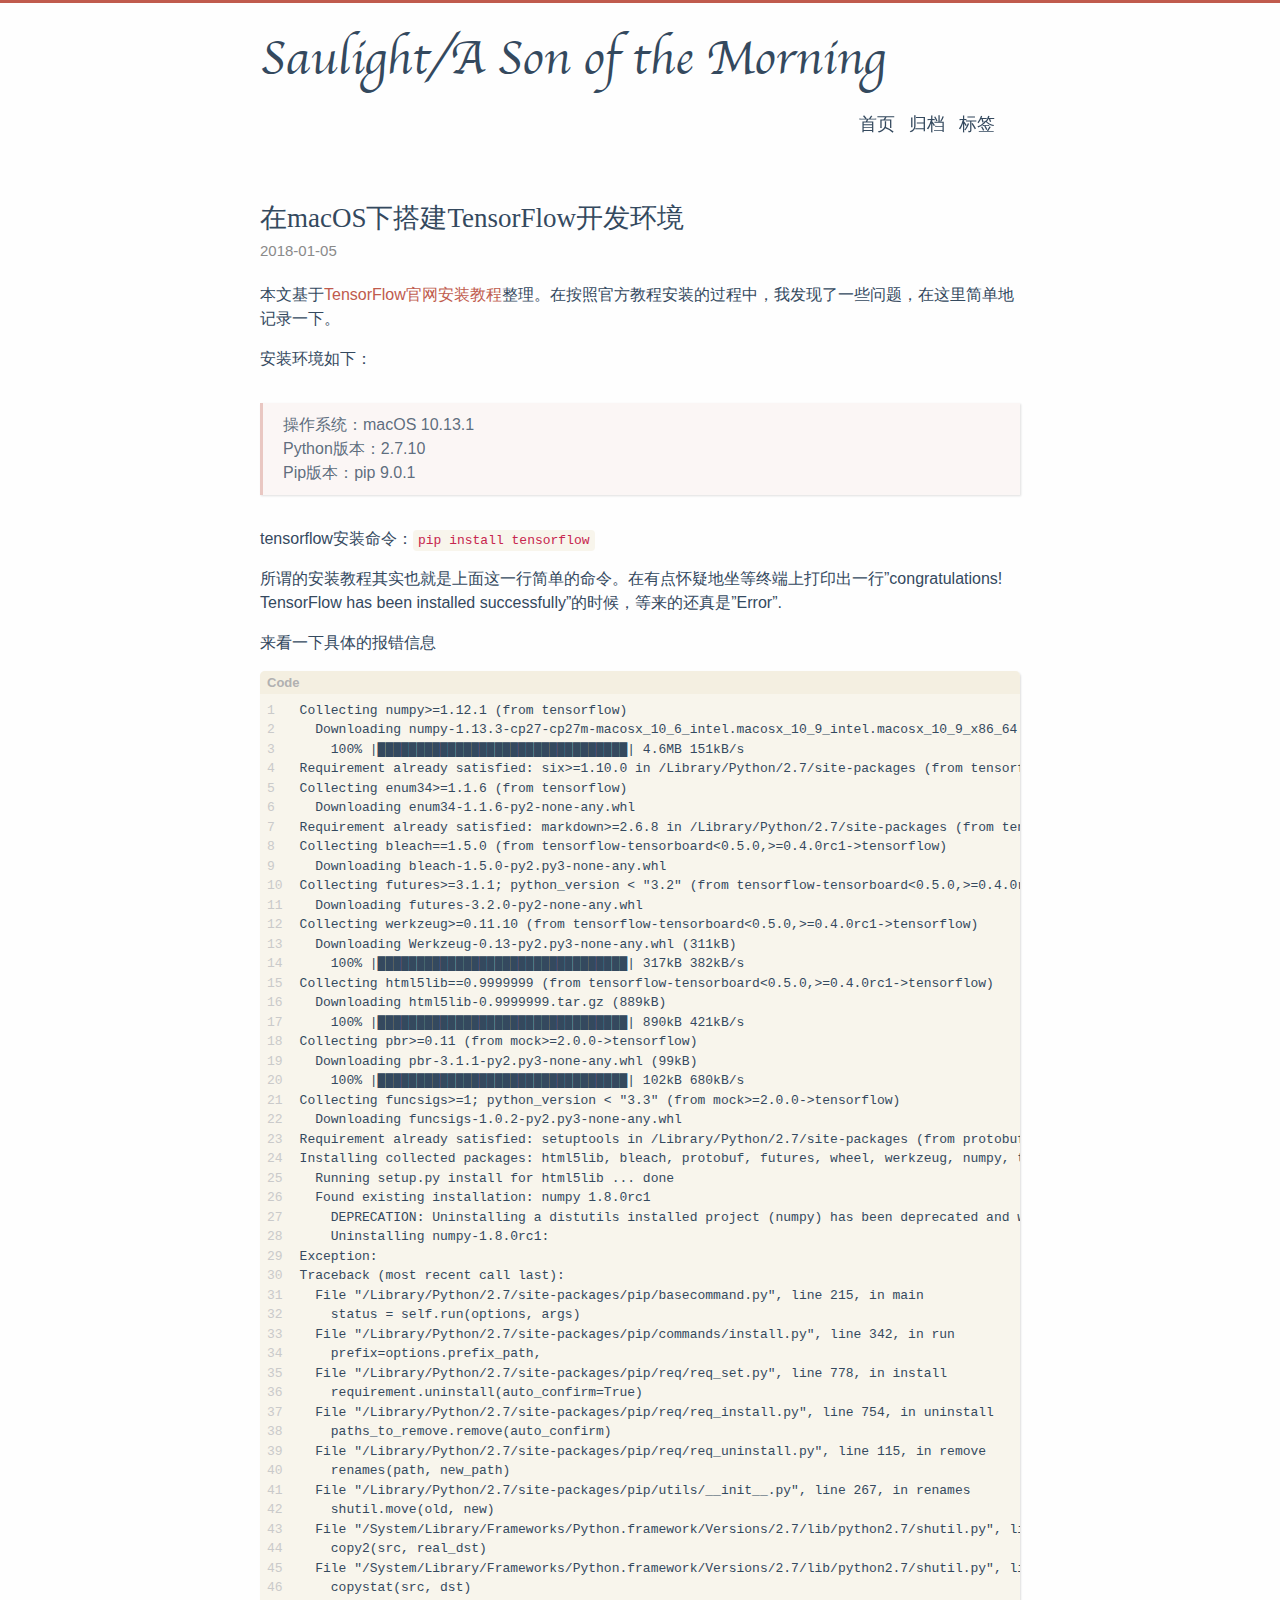
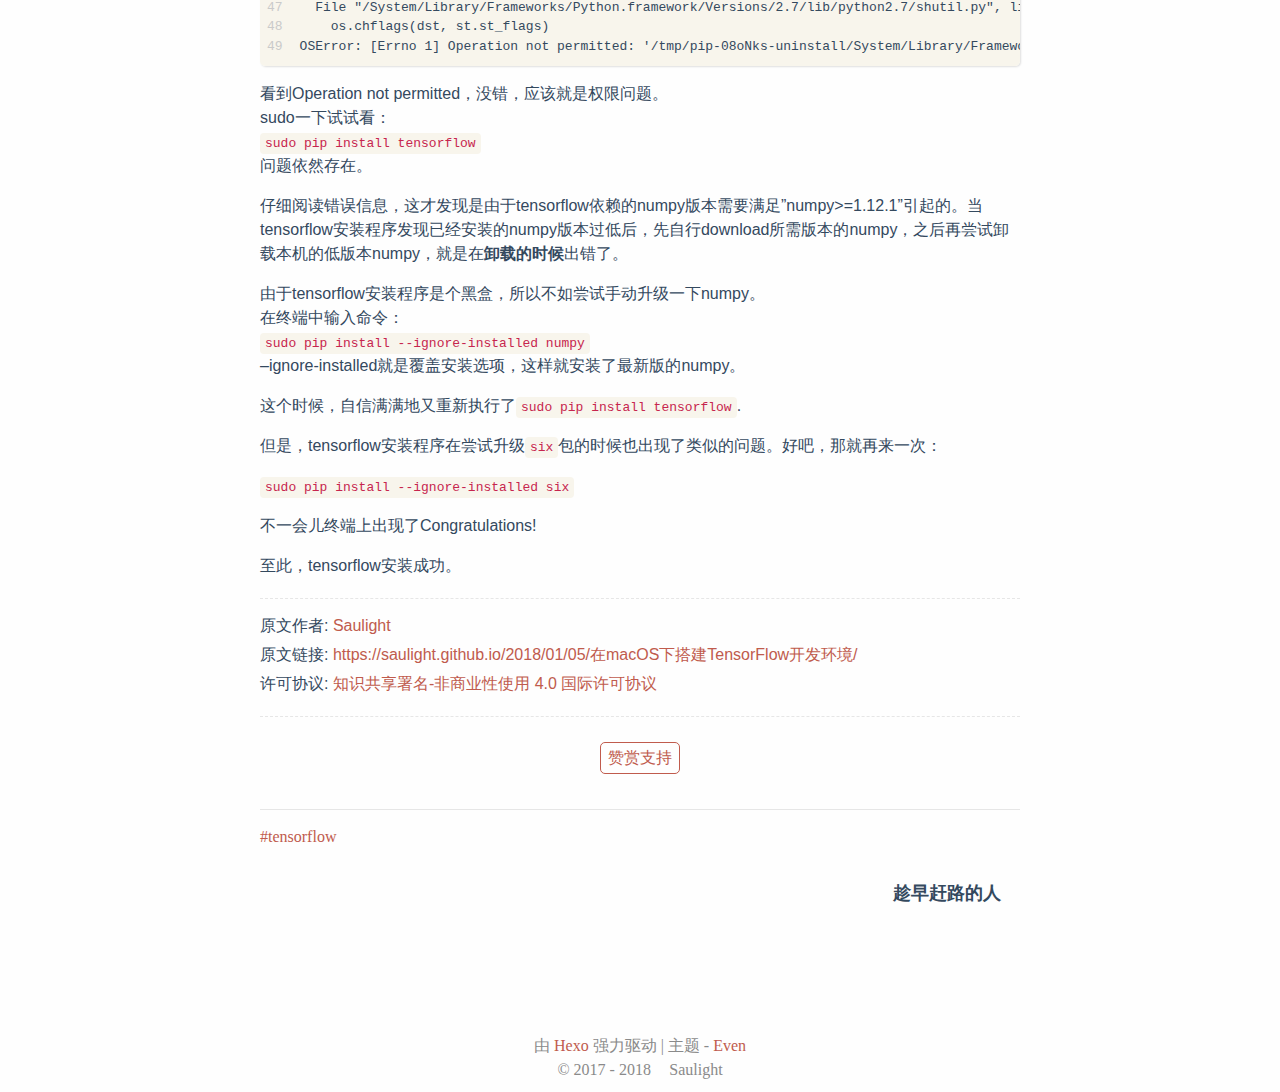
<file: 2018/01/05/在macOS下搭建TensorFlow开发环境/index.html>
<!DOCTYPE html>
<html lang="">
  <head>
    
<meta charset="UTF-8"/>
<meta http-equiv="X-UA-Compatible" content="IE=edge" />
<meta name="viewport" content="width=device-width, initial-scale=1, maximum-scale=1"/>


<meta http-equiv="Cache-Control" content="no-transform" />
<meta http-equiv="Cache-Control" content="no-siteapp" />

<meta name="theme-color" content="#f8f5ec" />
<meta name="msapplication-navbutton-color" content="#f8f5ec">
<meta name="apple-mobile-web-app-capable" content="yes">
<meta name="apple-mobile-web-app-status-bar-style" content="#f8f5ec">



  <meta name="description" content="在macOS下搭建TensorFlow开发环境"/>




  <meta name="keywords" content="tensorflow, Saulight/A Son of the Morning" />










  <link rel="alternate" href="/default" title="Saulight/A Son of the Morning">




  <link rel="shortcut icon" type="image/x-icon" href="/favicon.ico?v=2.6.0" />



<link rel="canonical" href="https://saulight.github.io/2018/01/05/在macOS下搭建TensorFlow开发环境/"/>


<link rel="stylesheet" type="text/css" href="/css/style.css?v=2.6.0" />






  



  <script id="baidu_push">
(function(){
    var bp = document.createElement('script');
    var curProtocol = window.location.protocol.split(':')[0];
    if (curProtocol === 'https') {
        bp.src = 'https://zz.bdstatic.com/linksubmit/push.js';
    }
    else {
        bp.src = 'http://push.zhanzhang.baidu.com/push.js';
    }
    var s = document.getElementsByTagName("script")[0];
    s.parentNode.insertBefore(bp, s);
})();
</script>









    <title> 在macOS下搭建TensorFlow开发环境 - Saulight/A Son of the Morning </title>
  </head>

  <body><div id="mobile-navbar" class="mobile-navbar">
  <div class="mobile-header-logo">
    <a href="/." class="logo">Saulight/A Son of the Morning</a>
  </div>
  <div class="mobile-navbar-icon">
    <span></span>
    <span></span>
    <span></span>
  </div>
</div>

<nav id="mobile-menu" class="mobile-menu slideout-menu">
  <ul class="mobile-menu-list">
    
      <a href="/">
        <li class="mobile-menu-item">
          
          
            首页
          
        </li>
      </a>
    
      <a href="/archives/">
        <li class="mobile-menu-item">
          
          
            归档
          
        </li>
      </a>
    
      <a href="/tags">
        <li class="mobile-menu-item">
          
          
            标签
          
        </li>
      </a>
    
  </ul>
</nav>

    <div class="container" id="mobile-panel">
      <header id="header" class="header"><div class="logo-wrapper">
  <a href="/." class="logo">Saulight/A Son of the Morning</a>
</div>

<nav class="site-navbar">
  
    <ul id="menu" class="menu">
      
        <li class="menu-item">
          <a class="menu-item-link" href="/">
            
            
              首页
            
          </a>
        </li>
      
        <li class="menu-item">
          <a class="menu-item-link" href="/archives/">
            
            
              归档
            
          </a>
        </li>
      
        <li class="menu-item">
          <a class="menu-item-link" href="/tags">
            
            
              标签
            
          </a>
        </li>
      
    </ul>
  
</nav>

      </header>

      <main id="main" class="main">
        <div class="content-wrapper">
          <div id="content" class="content">
            
  
  <article class="post">
    <header class="post-header">
      <h1 class="post-title">
        
          在macOS下搭建TensorFlow开发环境
        
      </h1>

      <div class="post-meta">
        <span class="post-time">
          2018-01-05
        </span>
        
        
      </div>
    </header>

    
    

    <div class="post-content">
      
        <p>本文基于<a href="https://www.tensorflow.org/install/install_mac" target="_blank" rel="noopener">TensorFlow官网安装教程</a>整理。在按照官方教程安装的过程中，我发现了一些问题，在这里简单地记录一下。<br><a id="more"></a></p>
<p>安装环境如下：</p>
<blockquote>
<p>操作系统：macOS 10.13.1<br>Python版本：2.7.10<br>Pip版本：pip 9.0.1</p>
</blockquote>
<p>tensorflow安装命令：<code>pip install tensorflow</code></p>
<p>所谓的安装教程其实也就是上面这一行简单的命令。在有点怀疑地坐等终端上打印出一行”congratulations! TensorFlow has been installed successfully”的时候，等来的还真是”Error”.</p>
<p>来看一下具体的报错信息<br><figure class="highlight plain"><table><tr><td class="gutter"><pre><span class="line">1</span><br><span class="line">2</span><br><span class="line">3</span><br><span class="line">4</span><br><span class="line">5</span><br><span class="line">6</span><br><span class="line">7</span><br><span class="line">8</span><br><span class="line">9</span><br><span class="line">10</span><br><span class="line">11</span><br><span class="line">12</span><br><span class="line">13</span><br><span class="line">14</span><br><span class="line">15</span><br><span class="line">16</span><br><span class="line">17</span><br><span class="line">18</span><br><span class="line">19</span><br><span class="line">20</span><br><span class="line">21</span><br><span class="line">22</span><br><span class="line">23</span><br><span class="line">24</span><br><span class="line">25</span><br><span class="line">26</span><br><span class="line">27</span><br><span class="line">28</span><br><span class="line">29</span><br><span class="line">30</span><br><span class="line">31</span><br><span class="line">32</span><br><span class="line">33</span><br><span class="line">34</span><br><span class="line">35</span><br><span class="line">36</span><br><span class="line">37</span><br><span class="line">38</span><br><span class="line">39</span><br><span class="line">40</span><br><span class="line">41</span><br><span class="line">42</span><br><span class="line">43</span><br><span class="line">44</span><br><span class="line">45</span><br><span class="line">46</span><br><span class="line">47</span><br><span class="line">48</span><br><span class="line">49</span><br></pre></td><td class="code"><pre><span class="line">Collecting numpy&gt;=1.12.1 (from tensorflow)</span><br><span class="line">  Downloading numpy-1.13.3-cp27-cp27m-macosx_10_6_intel.macosx_10_9_intel.macosx_10_9_x86_64.macosx_10_10_intel.macosx_10_10_x86_64.whl (4.6MB)</span><br><span class="line">    100% |████████████████████████████████| 4.6MB 151kB/s</span><br><span class="line">Requirement already satisfied: six&gt;=1.10.0 in /Library/Python/2.7/site-packages (from tensorflow)</span><br><span class="line">Collecting enum34&gt;=1.1.6 (from tensorflow)</span><br><span class="line">  Downloading enum34-1.1.6-py2-none-any.whl</span><br><span class="line">Requirement already satisfied: markdown&gt;=2.6.8 in /Library/Python/2.7/site-packages (from tensorflow-tensorboard&lt;0.5.0,&gt;=0.4.0rc1-&gt;tensorflow)</span><br><span class="line">Collecting bleach==1.5.0 (from tensorflow-tensorboard&lt;0.5.0,&gt;=0.4.0rc1-&gt;tensorflow)</span><br><span class="line">  Downloading bleach-1.5.0-py2.py3-none-any.whl</span><br><span class="line">Collecting futures&gt;=3.1.1; python_version &lt; &quot;3.2&quot; (from tensorflow-tensorboard&lt;0.5.0,&gt;=0.4.0rc1-&gt;tensorflow)</span><br><span class="line">  Downloading futures-3.2.0-py2-none-any.whl</span><br><span class="line">Collecting werkzeug&gt;=0.11.10 (from tensorflow-tensorboard&lt;0.5.0,&gt;=0.4.0rc1-&gt;tensorflow)</span><br><span class="line">  Downloading Werkzeug-0.13-py2.py3-none-any.whl (311kB)</span><br><span class="line">    100% |████████████████████████████████| 317kB 382kB/s</span><br><span class="line">Collecting html5lib==0.9999999 (from tensorflow-tensorboard&lt;0.5.0,&gt;=0.4.0rc1-&gt;tensorflow)</span><br><span class="line">  Downloading html5lib-0.9999999.tar.gz (889kB)</span><br><span class="line">    100% |████████████████████████████████| 890kB 421kB/s</span><br><span class="line">Collecting pbr&gt;=0.11 (from mock&gt;=2.0.0-&gt;tensorflow)</span><br><span class="line">  Downloading pbr-3.1.1-py2.py3-none-any.whl (99kB)</span><br><span class="line">    100% |████████████████████████████████| 102kB 680kB/s</span><br><span class="line">Collecting funcsigs&gt;=1; python_version &lt; &quot;3.3&quot; (from mock&gt;=2.0.0-&gt;tensorflow)</span><br><span class="line">  Downloading funcsigs-1.0.2-py2.py3-none-any.whl</span><br><span class="line">Requirement already satisfied: setuptools in /Library/Python/2.7/site-packages (from protobuf&gt;=3.3.0-&gt;tensorflow)</span><br><span class="line">Installing collected packages: html5lib, bleach, protobuf, futures, wheel, werkzeug, numpy, tensorflow-tensorboard, pbr, funcsigs, mock, backports.weakref, enum34, tensorflow</span><br><span class="line">  Running setup.py install for html5lib ... done</span><br><span class="line">  Found existing installation: numpy 1.8.0rc1</span><br><span class="line">    DEPRECATION: Uninstalling a distutils installed project (numpy) has been deprecated and will be removed in a future version. This is due to the fact that uninstalling a distutils project will only partially uninstall the project.</span><br><span class="line">    Uninstalling numpy-1.8.0rc1:</span><br><span class="line">Exception:</span><br><span class="line">Traceback (most recent call last):</span><br><span class="line">  File &quot;/Library/Python/2.7/site-packages/pip/basecommand.py&quot;, line 215, in main</span><br><span class="line">    status = self.run(options, args)</span><br><span class="line">  File &quot;/Library/Python/2.7/site-packages/pip/commands/install.py&quot;, line 342, in run</span><br><span class="line">    prefix=options.prefix_path,</span><br><span class="line">  File &quot;/Library/Python/2.7/site-packages/pip/req/req_set.py&quot;, line 778, in install</span><br><span class="line">    requirement.uninstall(auto_confirm=True)</span><br><span class="line">  File &quot;/Library/Python/2.7/site-packages/pip/req/req_install.py&quot;, line 754, in uninstall</span><br><span class="line">    paths_to_remove.remove(auto_confirm)</span><br><span class="line">  File &quot;/Library/Python/2.7/site-packages/pip/req/req_uninstall.py&quot;, line 115, in remove</span><br><span class="line">    renames(path, new_path)</span><br><span class="line">  File &quot;/Library/Python/2.7/site-packages/pip/utils/__init__.py&quot;, line 267, in renames</span><br><span class="line">    shutil.move(old, new)</span><br><span class="line">  File &quot;/System/Library/Frameworks/Python.framework/Versions/2.7/lib/python2.7/shutil.py&quot;, line 302, in move</span><br><span class="line">    copy2(src, real_dst)</span><br><span class="line">  File &quot;/System/Library/Frameworks/Python.framework/Versions/2.7/lib/python2.7/shutil.py&quot;, line 131, in copy2</span><br><span class="line">    copystat(src, dst)</span><br><span class="line">  File &quot;/System/Library/Frameworks/Python.framework/Versions/2.7/lib/python2.7/shutil.py&quot;, line 103, in copystat</span><br><span class="line">    os.chflags(dst, st.st_flags)</span><br><span class="line">OSError: [Errno 1] Operation not permitted: &apos;/tmp/pip-08oNks-uninstall/System/Library/Frameworks/Python.framework/Versions/2.7/Extras/lib/python/numpy-1.8.0rc1-py2.7.egg-info&apos;</span><br></pre></td></tr></table></figure></p>
<p>看到Operation not permitted，没错，应该就是权限问题。<br>sudo一下试试看：<br><code>sudo pip install tensorflow</code><br>问题依然存在。</p>
<p>仔细阅读错误信息，这才发现是由于tensorflow依赖的numpy版本需要满足”numpy&gt;=1.12.1”引起的。当tensorflow安装程序发现已经安装的numpy版本过低后，先自行download所需版本的numpy，之后再尝试卸载本机的低版本numpy，就是在<strong>卸载的时候</strong>出错了。</p>
<p>由于tensorflow安装程序是个黑盒，所以不如尝试手动升级一下numpy。<br>在终端中输入命令：<br><code>sudo pip install --ignore-installed numpy</code><br>–ignore-installed就是覆盖安装选项，这样就安装了最新版的numpy。</p>
<p>这个时候，自信满满地又重新执行了<code>sudo pip install tensorflow</code>.</p>
<p>但是，tensorflow安装程序在尝试升级<code>six</code>包的时候也出现了类似的问题。好吧，那就再来一次：</p>
<p><code>sudo pip install --ignore-installed six</code></p>
<p>不一会儿终端上出现了Congratulations!</p>
<p>至此，tensorflow安装成功。</p>

      
    </div>

    
      
      

  <div class="post-copyright">
    <p class="copyright-item">
      <span>原文作者: </span>
      <a href="https://saulight.github.io">Saulight</a>
    </p>
    <p class="copyright-item">
      <span>原文链接: </span>
      <a href="https://saulight.github.io/2018/01/05/在macOS下搭建TensorFlow开发环境/">https://saulight.github.io/2018/01/05/在macOS下搭建TensorFlow开发环境/</a>
    </p>
    <p class="copyright-item">
      <span>许可协议: </span>
      
      <a rel="license" href="http://creativecommons.org/licenses/by-nc/4.0/" target="_blank">知识共享署名-非商业性使用 4.0 国际许可协议</a>
    </p>
  </div>



      
      
  <div class="post-reward">
    <input type="checkbox" name="reward" id="reward" hidden />
    <label class="reward-button" for="reward">赞赏支持</label>
    <div class="qr-code">
      
      
        <label class="qr-code-image" for="reward">
          <img class="image" src="/image/reward/wechat.png" title="wechat">
        </label>
      
      
        <label class="qr-code-image" for="reward">
          <img class="image" src="/image/reward/alipay.png" title="alipay">
        </label>
      
    </div>
  </div>

    

    
      <footer class="post-footer">
        
          <div class="post-tags">
            
              <a href="/tags/tensorflow/">tensorflow</a>
            
          </div>
        
        
        
  <nav class="post-nav">
    
    
      <a class="next" href="/2017/12/12/趁早赶路的人/">
        <span class="next-text nav-default">趁早赶路的人</span>
        <span class="prev-text nav-mobile">下一篇</span>
        <i class="iconfont icon-right"></i>
      </a>
    
  </nav>

      </footer>
    

  </article>


          </div>
          
  <div class="comments" id="comments">
    
      <div id="disqus_thread">
        <noscript>
          Please enable JavaScript to view the
          <a href="//disqus.com/?ref_noscript">comments powered by Disqus.</a>
        </noscript>
      </div>
    
  </div>


        </div>
      </main>

      <footer id="footer" class="footer">

  <div class="social-links">
    
      
        
          <a href="mailto:shaoliang0716@outlook.com" class="iconfont icon-email" title="email"></a>
        
      
    
      
    
      
    
      
    
      
    
      
    
      
    
      
    
      
    
      
    
      
    
      
    
      
    
    
    
      
      <a href="/atom.xml" class="iconfont icon-rss" title="rss"></a>
    
  </div>


<div class="copyright">
  <span class="power-by">
    由 <a class="hexo-link" href="https://hexo.io/">Hexo</a> 强力驱动
  </span>
  <span class="division">|</span>
  <span class="theme-info">
    主题 - 
    <a class="theme-link" href="https://github.com/ahonn/hexo-theme-even">Even</a>
  </span>

  <span class="copyright-year">
    
    &copy; 
     
      2017 - 
    
    2018

    <span class="heart">
      <i class="iconfont icon-heart"></i>
    </span>
    <span class="author">Saulight</span>
  </span>
</div>

      </footer>

      <div class="back-to-top" id="back-to-top">
        <i class="iconfont icon-up"></i>
      </div>
    </div>

    
  
  <script type="text/javascript">
    var disqus_config = function () {
        this.page.url = 'https://saulight.github.io/2018/01/05/在macOS下搭建TensorFlow开发环境/';
        this.page.identifier = '2018/01/05/在macOS下搭建TensorFlow开发环境/';
        this.page.title = '在macOS下搭建TensorFlow开发环境';
    };
    (function() {
    var d = document, s = d.createElement('script');

    s.src = '//saulight.disqus.com/embed.js';

    s.setAttribute('data-timestamp', +new Date());
    (d.head || d.body).appendChild(s);
    })();  
  </script>

  

  



    




  
    <script type="text/javascript" src="/lib/jquery/jquery-3.1.1.min.js"></script>
  

  
    <script type="text/javascript" src="/lib/slideout/slideout.js"></script>
  

  


    <script type="text/javascript" src="/js/src/even.js?v=2.6.0"></script>
<script type="text/javascript" src="/js/src/bootstrap.js?v=2.6.0"></script>

  </body>
</html>
</file>
<file: css/style.css>
@charset "UTF-8";
@font-face {
  font-family: 'Chancery';
  src: url("../fonts/chancery/apple-chancery-webfont.eot");
  src: local("Apple Chancery"), url("../fonts/chancery/apple-chancery-webfont.eot?#iefix") format("embedded-opentype"), url("../fonts/chancery/apple-chancery-webfont.woff2") format("woff2"), url("../fonts/chancery/apple-chancery-webfont.woff") format("woff"), url("../fonts/chancery/apple-chancery-webfont.ttf") format("truetype"), url("../fonts/chancery/apple-chancery-webfont.svg#apple-chancery") format("svg");
  font-weight: lighter;
  font-style: normal; }

/*! normalize.css v3.0.2 | MIT License | git.io/normalize */
/**
 * 1. Set default font family to sans-serif.
 * 2. Prevent iOS text size adjust after orientation change, without disabling
 *    user zoom.
 */
html {
  font-family: sans-serif;
  /* 1 */
  -ms-text-size-adjust: 100%;
  /* 2 */
  -webkit-text-size-adjust: 100%;
  /* 2 */ }

/**
 * Remove default margin.
 */
body {
  margin: 0; }

/* HTML5 display definitions
   ========================================================================== */
/**
 * Correct `block` display not defined for any HTML5 element in IE 8/9.
 * Correct `block` display not defined for `details` or `summary` in IE 10/11
 * and Firefox.
 * Correct `block` display not defined for `main` in IE 11.
 */
article,
aside,
details,
figcaption,
figure,
footer,
header,
hgroup,
main,
menu,
nav,
section,
summary {
  display: block; }

/**
 * 1. Correct `inline-block` display not defined in IE 8/9.
 * 2. Normalize vertical alignment of `progress` in Chrome, Firefox, and Opera.
 */
audio,
canvas,
progress,
video {
  display: inline-block;
  /* 1 */
  vertical-align: baseline;
  /* 2 */ }

/**
 * Prevent modern browsers from displaying `audio` without controls.
 * Remove excess height in iOS 5 devices.
 */
audio:not([controls]) {
  display: none;
  height: 0; }

/**
 * Address `[hidden]` styling not present in IE 8/9/10.
 * Hide the `template` element in IE 8/9/11, Safari, and Firefox < 22.
 */
[hidden],
template {
  display: none; }

/* Links
   ========================================================================== */
/**
 * Remove the gray background color from active links in IE 10.
 */
a {
  background-color: transparent; }

/**
 * Improve readability when focused and also mouse hovered in all browsers.
 */
a:active,
a:hover {
  outline: 0; }

/* Text-level semantics
   ========================================================================== */
/**
 * Address styling not present in IE 8/9/10/11, Safari, and Chrome.
 */
abbr[title] {
  border-bottom: 1px dotted; }

/**
 * Address style set to `bolder` in Firefox 4+, Safari, and Chrome.
 */
b,
strong {
  font-weight: bold; }

/**
 * Address styling not present in Safari and Chrome.
 */
dfn {
  font-style: italic; }

/**
 * Address variable `h1` font-size and margin within `section` and `article`
 * contexts in Firefox 4+, Safari, and Chrome.
 */
h1 {
  font-size: 2em;
  margin: 0.67em 0; }

/**
 * Address styling not present in IE 8/9.
 */
mark {
  background: #ff0;
  color: #000; }

/**
 * Address inconsistent and variable font size in all browsers.
 */
small {
  font-size: 80%; }

/**
 * Prevent `sub` and `sup` affecting `line-height` in all browsers.
 */
sub,
sup {
  font-size: 75%;
  line-height: 0;
  position: relative;
  vertical-align: baseline; }

sup {
  top: -0.5em; }

sub {
  bottom: -0.25em; }

/* Embedded content
   ========================================================================== */
/**
 * Remove border when inside `a` element in IE 8/9/10.
 */
img {
  border: 0; }

/**
 * Correct overflow not hidden in IE 9/10/11.
 */
svg:not(:root) {
  overflow: hidden; }

/* Grouping content
   ========================================================================== */
/**
 * Address margin not present in IE 8/9 and Safari.
 */
figure {
  margin: 1em 40px; }

/**
 * Address differences between Firefox and other browsers.
 */
hr {
  -moz-box-sizing: content-box;
  box-sizing: content-box;
  height: 0; }

/**
 * Contain overflow in all browsers.
 */
pre {
  overflow: auto; }

/**
 * Address odd `em`-unit font size rendering in all browsers.
 */
code,
kbd,
pre,
samp {
  font-family: monospace, monospace;
  font-size: 1em; }

/* Forms
   ========================================================================== */
/**
 * Known limitation: by default, Chrome and Safari on OS X allow very limited
 * styling of `select`, unless a `border` property is set.
 */
/**
 * 1. Correct color not being inherited.
 *    Known issue: affects color of disabled elements.
 * 2. Correct font properties not being inherited.
 * 3. Address margins set differently in Firefox 4+, Safari, and Chrome.
 */
button,
input,
optgroup,
select,
textarea {
  color: inherit;
  /* 1 */
  font: inherit;
  /* 2 */
  margin: 0;
  /* 3 */ }

/**
 * Address `overflow` set to `hidden` in IE 8/9/10/11.
 */
button {
  overflow: visible; }

/**
 * Address inconsistent `text-transform` inheritance for `button` and `select`.
 * All other form control elements do not inherit `text-transform` values.
 * Correct `button` style inheritance in Firefox, IE 8/9/10/11, and Opera.
 * Correct `select` style inheritance in Firefox.
 */
button,
select {
  text-transform: none; }

/**
 * 1. Avoid the WebKit bug in Android 4.0.* where (2) destroys native `audio`
 *    and `video` controls.
 * 2. Correct inability to style clickable `input` types in iOS.
 * 3. Improve usability and consistency of cursor style between image-type
 *    `input` and others.
 */
button,
html input[type="button"],
input[type="reset"],
input[type="submit"] {
  -webkit-appearance: button;
  /* 2 */
  cursor: pointer;
  /* 3 */ }

/**
 * Re-set default cursor for disabled elements.
 */
button[disabled],
html input[disabled] {
  cursor: default; }

/**
 * Remove inner padding and border in Firefox 4+.
 */
button::-moz-focus-inner,
input::-moz-focus-inner {
  border: 0;
  padding: 0; }

/**
 * Address Firefox 4+ setting `line-height` on `input` using `!important` in
 * the UA stylesheet.
 */
input {
  line-height: normal; }

/**
 * It's recommended that you don't attempt to style these elements.
 * Firefox's implementation doesn't respect box-sizing, padding, or width.
 *
 * 1. Address box sizing set to `content-box` in IE 8/9/10.
 * 2. Remove excess padding in IE 8/9/10.
 */
input[type="checkbox"],
input[type="radio"] {
  box-sizing: border-box;
  /* 1 */
  padding: 0;
  /* 2 */ }

/**
 * Fix the cursor style for Chrome's increment/decrement buttons. For certain
 * `font-size` values of the `input`, it causes the cursor style of the
 * decrement button to change from `default` to `text`.
 */
input[type="number"]::-webkit-inner-spin-button,
input[type="number"]::-webkit-outer-spin-button {
  height: auto; }

/**
 * 1. Address `appearance` set to `searchfield` in Safari and Chrome.
 * 2. Address `box-sizing` set to `border-box` in Safari and Chrome
 *    (include `-moz` to future-proof).
 */
input[type="search"] {
  -webkit-appearance: textfield;
  /* 1 */
  -moz-box-sizing: content-box;
  -webkit-box-sizing: content-box;
  /* 2 */
  box-sizing: content-box; }

/**
 * Remove inner padding and search cancel button in Safari and Chrome on OS X.
 * Safari (but not Chrome) clips the cancel button when the search input has
 * padding (and `textfield` appearance).
 */
input[type="search"]::-webkit-search-cancel-button,
input[type="search"]::-webkit-search-decoration {
  -webkit-appearance: none; }

/**
 * Define consistent border, margin, and padding.
 */
fieldset {
  border: 1px solid #c0c0c0;
  margin: 0 2px;
  padding: 0.35em 0.625em 0.75em; }

/**
 * 1. Correct `color` not being inherited in IE 8/9/10/11.
 * 2. Remove padding so people aren't caught out if they zero out fieldsets.
 */
legend {
  border: 0;
  /* 1 */
  padding: 0;
  /* 2 */ }

/**
 * Remove default vertical scrollbar in IE 8/9/10/11.
 */
textarea {
  overflow: auto; }

/**
 * Don't inherit the `font-weight` (applied by a rule above).
 * NOTE: the default cannot safely be changed in Chrome and Safari on OS X.
 */
optgroup {
  font-weight: bold; }

/* Tables
   ========================================================================== */
/**
 * Remove most spacing between table cells.
 */
table {
  border-collapse: collapse;
  border-spacing: 0; }

td,
th {
  padding: 0; }

html {
  font-size: 16px;
  box-sizing: border-box; }

body {
  padding: 0;
  margin: 0;
  font-family: "Source Sans Pro", "Helvetica Neue", Arial, sans-serif;
  font-weight: normal;
  -webkit-font-smoothing: antialiased;
  -moz-osx-font-smoothing: grayscale;
  line-height: 1.5;
  color: #34495e;
  background: #fefefe;
  scroll-behavior: smooth;
  border-top: 3px solid #c05b4d; }

@media screen and (max-width: 800px) {
  body {
    border-top: 0; } }

::selection {
  background: #c05b4d;
  color: #fff; }

img {
  max-width: 100%;
  height: auto;
  display: inline-block;
  vertical-align: middle; }

a {
  color: #34495e;
  text-decoration: none; }

h1 {
  font-size: 26px;
  font-family: Athelas, STHeiti, Microsoft Yahei, serif; }

h2 {
  font-size: 24px;
  font-family: Athelas, STHeiti, Microsoft Yahei, serif; }

h3 {
  font-size: 20px;
  font-family: Athelas, STHeiti, Microsoft Yahei, serif; }

h4 {
  font-size: 16px;
  font-family: Athelas, STHeiti, Microsoft Yahei, serif; }

h5 {
  font-size: 14px;
  font-family: Athelas, STHeiti, Microsoft Yahei, serif; }

h6 {
  font-size: 14px;
  font-family: Athelas, STHeiti, Microsoft Yahei, serif; }

.container {
  margin: 0 auto;
  width: 800px; }

@media screen and (max-width: 800px) {
  .container {
    width: 100%;
    box-shadow: -1px -5px 5px #cacaca; } }

.content-wrapper {
  padding: 0 20px; }

.video-container {
  position: relative;
  padding-bottom: 56.25%;
  /* 16:9 */
  padding-top: 25px;
  height: 0; }

.video-container iframe {
  position: absolute;
  top: 0;
  left: 0;
  width: 100%;
  height: 100%; }

.header {
  padding: 20px 20px; }
  .header:before, .header:after {
    content: " ";
    display: table; }
  .header:after {
    clear: both; }
  .header .logo-wrapper {
    float: left; }
    .header .logo-wrapper .logo {
      font-size: 48px;
      font-family: "Chancery", cursive, LiSu, sans-serif; }
  @media screen and (max-width: 800px) {
    .header .logo-wrapper {
      display: none; } }
  .header .site-navbar {
    float: right; }
    .header .site-navbar .menu {
      display: inline-block;
      position: relative;
      padding-left: 0;
      padding-right: 25px;
      font-family: Athelas, STHeiti, Microsoft Yahei, serif; }
      .header .site-navbar .menu .menu-item {
        display: inline-block;
        display: inline-block;
        vertical-align: middle;
        transform: translateZ(0);
        backface-visibility: hidden;
        box-shadow: 0 0 1px transparent;
        position: relative;
        overflow: hidden; }
        .header .site-navbar .menu .menu-item + .menu-item {
          margin-left: 10px; }
        .header .site-navbar .menu .menu-item:before {
          content: '';
          position: absolute;
          z-index: -1;
          height: 2px;
          bottom: 0;
          left: 51%;
          right: 51%;
          background: #c05b4d;
          transition-duration: 0.2s;
          transition-property: right, left;
          transition-timing-function: ease-out; }
        .header .site-navbar .menu .menu-item.active:before, .header .site-navbar .menu .menu-item:active:before, .header .site-navbar .menu .menu-item:focus:before, .header .site-navbar .menu .menu-item:hover:before {
          right: 0;
          left: 0; }
      .header .site-navbar .menu .menu-item-link {
        font-size: 18px; }
  @media screen and (max-width: 800px) {
    .header .site-navbar {
      display: none; } }

@media screen and (max-width: 800px) {
  .header {
    padding: 50px 0 0;
    text-align: center; } }

.posts {
  margin-bottom: 20px;
  border-bottom: 1px solid #e6e6e6; }

.post {
  padding: 1.5em 0; }
  .post + .post {
    border-top: 1px solid #e6e6e6; }
  .post .post-header {
    margin-bottom: 20px; }
    .post .post-header .post-title {
      margin: 0;
      font-size: 27px;
      font-weight: 400;
      font-family: Athelas, STHeiti, Microsoft Yahei, serif; }
    .post .post-header .post-link {
      display: inline-block;
      vertical-align: middle;
      transform: translateZ(0);
      backface-visibility: hidden;
      box-shadow: 0 0 1px transparent;
      position: relative;
      overflow: hidden; }
      .post .post-header .post-link:before {
        content: '';
        position: absolute;
        z-index: -1;
        height: 2px;
        bottom: 0;
        left: 51%;
        right: 51%;
        background: #c05b4d;
        transition-duration: 0.2s;
        transition-property: right, left;
        transition-timing-function: ease-out; }
      .post .post-header .post-link.active:before, .post .post-header .post-link:active:before, .post .post-header .post-link:focus:before, .post .post-header .post-link:hover:before {
        right: 0;
        left: 0; }
    .post .post-header .post-meta .post-time {
      font-size: 15px;
      color: #8a8a8a; }
    .post .post-header .post-meta .post-category {
      display: inline;
      font-size: 14px;
      color: #8a8a8a; }
      .post .post-header .post-meta .post-category::before {
        content: '·'; }
      .post .post-header .post-meta .post-category a {
        color: inherit; }
        .post .post-header .post-meta .post-category a:hover {
          color: #c05b4d; }
    .post .post-header .post-meta .post-visits {
      display: inline-block;
      font-size: 14px;
      color: #8a8a8a; }
      .post .post-header .post-meta .post-visits::before {
        content: '·'; }
  .post .post-toc {
    position: absolute;
    width: 200px;
    margin-left: 785px;
    padding: 10px;
    font-family: Athelas, STHeiti, Microsoft Yahei, serif;
    border-radius: 5px;
    background: rgba(248, 245, 236, 0.6);
    box-shadow: 1px 1px 2px rgba(0, 0, 0, 0.125);
    word-wrap: break-word;
    box-sizing: border-box; }
    .post .post-toc .post-toc-title {
      margin: 0 10px;
      font-size: 20px;
      font-weight: 400;
      text-transform: uppercase; }
    .post .post-toc .post-toc-content {
      font-size: 15px; }
      .post .post-toc .post-toc-content .toc,
      .post .post-toc .post-toc-content .toc-child {
        list-style: square; }
      .post .post-toc .post-toc-content .toc {
        margin: 10px 0;
        padding-left: 20px; }
        .post .post-toc .post-toc-content .toc .toc-child {
          padding-left: 15px; }
      .post .post-toc .post-toc-content .toc-link.active {
        color: #c05b4d; }
  @media screen and (max-width: 1185px) {
    .post .post-toc {
      display: none; } }
  .post .post-content h1 {
    font-weight: 400;
    font-family: Athelas, STHeiti, Microsoft Yahei, serif; }
  .post .post-content h2 {
    font-weight: 400;
    font-family: Athelas, STHeiti, Microsoft Yahei, serif; }
  .post .post-content h3 {
    font-weight: 400;
    font-family: Athelas, STHeiti, Microsoft Yahei, serif; }
  .post .post-content h4 {
    font-weight: 400;
    font-family: Athelas, STHeiti, Microsoft Yahei, serif; }
  .post .post-content h5 {
    font-weight: 400;
    font-family: Athelas, STHeiti, Microsoft Yahei, serif; }
  .post .post-content h6 {
    font-weight: 400;
    font-family: Athelas, STHeiti, Microsoft Yahei, serif; }
  .post .post-content .headerlink:hover {
    border-bottom: 0; }
  .post .post-content .headerlink::before {
    content: "";
    margin-right: 5px;
    font-size: 1.1em;
    color: #c05b4d; }
  .post .post-content a {
    color: #c05b4d;
    word-break: break-all; }
    .post .post-content a:hover {
      border-bottom: 1px solid #c05b4d; }
    .post .post-content a.fancybox {
      border: 0; }
  .post .post-content blockquote {
    margin: 2em 0;
    padding: 10px 20px;
    position: relative;
    color: rgba(52, 73, 94, 0.8);
    background-color: rgba(192, 91, 77, 0.05);
    border-left: 3px solid rgba(192, 91, 77, 0.3);
    box-shadow: 1px 1px 2px rgba(0, 0, 0, 0.125); }
    .post .post-content blockquote p {
      margin: 0; }
  .post .post-content img {
    display: inline-block;
    max-width: 100%; }
  .post .post-content > table {
    max-width: 100%;
    margin: 10px 0;
    border-spacing: 0;
    box-shadow: 2px 2px 3px rgba(0, 0, 0, 0.125); }
    .post .post-content > table thead {
      background: #f8f5ec; }
    .post .post-content > table th, .post .post-content > table td {
      padding: 5px 15px;
      border: 1px double #f4efe1; }
  .post .post-content code, .post .post-content pre {
    padding: 7px;
    font-size: 13px;
    font-family: Consolas, Monaco, Menlo, Consolas, monospace;
    background: #f8f5ec; }
  .post .post-content code {
    padding: 3px 5px;
    border-radius: 4px;
    color: #c7254e; }
  .post .post-content .highlight {
    margin: 1em 0;
    border-radius: 5px;
    overflow-x: auto;
    box-shadow: 1px 1px 2px rgba(0, 0, 0, 0.125);
    position: relative; }
    .post .post-content .highlight table {
      position: relative; }
      .post .post-content .highlight table::after {
        position: absolute;
        top: 0;
        right: 0;
        left: 0;
        padding: 2px 7px;
        font-size: 13px;
        font-weight: bold;
        color: #b1b1b1;
        background: #f4efe1;
        content: 'Code'; }
    .post .post-content .highlight.html > table::after {
      content: "HTML"; }
    .post .post-content .highlight.html > figcaption > span::after {
      content: " · HTML"; }
    .post .post-content .highlight.html figcaption + table::after {
      display: none; }
    .post .post-content .highlight.js > table::after {
      content: "JavaScript"; }
    .post .post-content .highlight.js > figcaption > span::after {
      content: " · JavaScript"; }
    .post .post-content .highlight.js figcaption + table::after {
      display: none; }
    .post .post-content .highlight.bash > table::after {
      content: "Bash"; }
    .post .post-content .highlight.bash > figcaption > span::after {
      content: " · Bash"; }
    .post .post-content .highlight.bash figcaption + table::after {
      display: none; }
    .post .post-content .highlight.css > table::after {
      content: "CSS"; }
    .post .post-content .highlight.css > figcaption > span::after {
      content: " · CSS"; }
    .post .post-content .highlight.css figcaption + table::after {
      display: none; }
    .post .post-content .highlight.scss > table::after {
      content: "Scss"; }
    .post .post-content .highlight.scss > figcaption > span::after {
      content: " · Scss"; }
    .post .post-content .highlight.scss figcaption + table::after {
      display: none; }
    .post .post-content .highlight.java > table::after {
      content: "Java"; }
    .post .post-content .highlight.java > figcaption > span::after {
      content: " · Java"; }
    .post .post-content .highlight.java figcaption + table::after {
      display: none; }
    .post .post-content .highlight.xml > table::after {
      content: "XML"; }
    .post .post-content .highlight.xml > figcaption > span::after {
      content: " · XML"; }
    .post .post-content .highlight.xml figcaption + table::after {
      display: none; }
    .post .post-content .highlight.python > table::after {
      content: "Python"; }
    .post .post-content .highlight.python > figcaption > span::after {
      content: " · Python"; }
    .post .post-content .highlight.python figcaption + table::after {
      display: none; }
    .post .post-content .highlight.json > table::after {
      content: "JSON"; }
    .post .post-content .highlight.json > figcaption > span::after {
      content: " · JSON"; }
    .post .post-content .highlight.json figcaption + table::after {
      display: none; }
    .post .post-content .highlight.swift > table::after {
      content: "Swift"; }
    .post .post-content .highlight.swift > figcaption > span::after {
      content: " · Swift"; }
    .post .post-content .highlight.swift figcaption + table::after {
      display: none; }
    .post .post-content .highlight.ruby > table::after {
      content: "Ruby"; }
    .post .post-content .highlight.ruby > figcaption > span::after {
      content: " · Ruby"; }
    .post .post-content .highlight.ruby figcaption + table::after {
      display: none; }
    .post .post-content .highlight.php > table::after {
      content: "PHP"; }
    .post .post-content .highlight.php > figcaption > span::after {
      content: " · PHP"; }
    .post .post-content .highlight.php figcaption + table::after {
      display: none; }
    .post .post-content .highlight.c > table::after {
      content: "C"; }
    .post .post-content .highlight.c > figcaption > span::after {
      content: " · C"; }
    .post .post-content .highlight.c figcaption + table::after {
      display: none; }
    .post .post-content .highlight.cpp > table::after {
      content: "C++"; }
    .post .post-content .highlight.cpp > figcaption > span::after {
      content: " · C++"; }
    .post .post-content .highlight.cpp figcaption + table::after {
      display: none; }
    .post .post-content .highlight.scheme > table::after {
      content: "Scheme"; }
    .post .post-content .highlight.scheme > figcaption > span::after {
      content: " · Scheme"; }
    .post .post-content .highlight.scheme figcaption + table::after {
      display: none; }
    .post .post-content .highlight.objectivec > table::after {
      content: "Objective-C"; }
    .post .post-content .highlight.objectivec > figcaption > span::after {
      content: " · Objective-C"; }
    .post .post-content .highlight.objectivec figcaption + table::after {
      display: none; }
    .post .post-content .highlight.yml > table::after {
      content: "YAML"; }
    .post .post-content .highlight.yml > figcaption > span::after {
      content: " · YAML"; }
    .post .post-content .highlight.yml figcaption + table::after {
      display: none; }
    .post .post-content .highlight.stylus > table::after {
      content: "Stylus"; }
    .post .post-content .highlight.stylus > figcaption > span::after {
      content: " · Stylus"; }
    .post .post-content .highlight.stylus figcaption + table::after {
      display: none; }
    .post .post-content .highlight.sql > table::after {
      content: "SQL"; }
    .post .post-content .highlight.sql > figcaption > span::after {
      content: " · SQL"; }
    .post .post-content .highlight.sql figcaption + table::after {
      display: none; }
    .post .post-content .highlight.http > table::after {
      content: "HTTP"; }
    .post .post-content .highlight.http > figcaption > span::after {
      content: " · HTTP"; }
    .post .post-content .highlight.http figcaption + table::after {
      display: none; }
    .post .post-content .highlight.go > table::after {
      content: "Go"; }
    .post .post-content .highlight.go > figcaption > span::after {
      content: " · Go"; }
    .post .post-content .highlight.go figcaption + table::after {
      display: none; }
    .post .post-content .highlight figcaption {
      position: absolute;
      top: 0;
      width: 100%;
      padding: 2px 7px;
      font-size: 13px;
      font-weight: bold;
      color: #b1b1b1;
      background: #f4efe1;
      z-index: 20;
      overflow-x: hidden;
      box-sizing: border-box; }
      .post .post-content .highlight figcaption > a {
        position: absolute;
        right: 0;
        display: inline-box;
        margin-right: 7px;
        font-weight: 400; }
        .post .post-content .highlight figcaption > a:hover {
          text-decoration: none;
          border: 0; }
    .post .post-content .highlight .code pre {
      margin: 0;
      padding: 30px 10px 10px; }
    .post .post-content .highlight .gutter {
      width: 10px;
      color: #cacaca; }
      .post .post-content .highlight .gutter pre {
        margin: 0;
        padding: 30px 7px 10px; }
    .post .post-content .highlight .line {
      height: 20px; }
    .post .post-content .highlight table, .post .post-content .highlight tr, .post .post-content .highlight td {
      margin: 0;
      padding: 0;
      width: 100%;
      border-collapse: collapse; }
    .post .post-content .highlight .code .comment,
    .post .post-content .highlight .code .quote {
      color: #93a1a1; }
    .post .post-content .highlight .code .keyword,
    .post .post-content .highlight .code .selector-tag,
    .post .post-content .highlight .code .addition {
      color: #859900; }
    .post .post-content .highlight .code .number,
    .post .post-content .highlight .code .string,
    .post .post-content .highlight .code .meta .meta-string,
    .post .post-content .highlight .code .literal,
    .post .post-content .highlight .code .doctag,
    .post .post-content .highlight .code .regexp {
      color: #2aa198; }
    .post .post-content .highlight .code .title,
    .post .post-content .highlight .code .section,
    .post .post-content .highlight .code .name,
    .post .post-content .highlight .code .selector-id,
    .post .post-content .highlight .code .selector-class {
      color: #268bd2; }
    .post .post-content .highlight .code .attribute,
    .post .post-content .highlight .code .attr,
    .post .post-content .highlight .code .variable,
    .post .post-content .highlight .code .template-variable,
    .post .post-content .highlight .code .class .title,
    .post .post-content .highlight .code .type {
      color: #b58900; }
    .post .post-content .highlight .code .symbol,
    .post .post-content .highlight .code .bullet,
    .post .post-content .highlight .code .subst,
    .post .post-content .highlight .code .meta,
    .post .post-content .highlight .code .meta .keyword,
    .post .post-content .highlight .code .selector-attr,
    .post .post-content .highlight .code .selector-pseudo,
    .post .post-content .highlight .code .link {
      color: #cb4b16; }
    .post .post-content .highlight .code .built_in,
    .post .post-content .highlight .code .deletion {
      color: #dc322f; }
  .post .post-content .read-more .read-more-link {
    color: #c05b4d;
    font-size: 1.1em;
    font-family: Athelas, STHeiti, Microsoft Yahei, serif; }
    .post .post-content .read-more .read-more-link:hover {
      border-bottom: 1px solid #c05b4d; }
  .post .post-copyright {
    margin-top: 20px;
    padding-top: 10px;
    border-top: 1px dashed #e6e6e6; }
    .post .post-copyright .copyright-item {
      margin: 5px 0; }
      .post .post-copyright .copyright-item a {
        color: #c05b4d; }
  .post .post-reward {
    margin-top: 20px;
    padding-top: 10px;
    text-align: center;
    border-top: 1px dashed #e6e6e6; }
    .post .post-reward .reward-button {
      margin: 15px 0;
      padding: 3px 7px;
      display: inline-block;
      color: #c05b4d;
      border: 1px solid #c05b4d;
      border-radius: 5px;
      cursor: pointer; }
      .post .post-reward .reward-button:hover {
        color: #fefefe;
        background-color: #c05b4d;
        transition: 0.5s; }
    .post .post-reward #reward:checked ~ .qr-code {
      display: block; }
    .post .post-reward #reward:checked ~ .reward-button {
      display: none; }
    .post .post-reward .qr-code {
      display: none;
      margin: 10px; }
      .post .post-reward .qr-code .qr-code-image {
        display: inline-block;
        min-width: 150px;
        width: 30%;
        margin: 30px; }
      .post .post-reward .qr-code .image {
        width: 150px;
        height: 150px;
        margin: 30px; }
  .post .post-footer {
    margin-top: 20px;
    border-top: 1px solid #e6e6e6;
    font-family: Athelas, STHeiti, Microsoft Yahei, serif; }
    .post .post-footer .post-tags {
      padding: 15px 0; }
      .post .post-footer .post-tags a {
        margin-right: 5px;
        color: #c05b4d;
        word-break: break-all; }
        .post .post-footer .post-tags a::before {
          content: '#'; }
    .post .post-footer .post-nav {
      margin: 1em 0; }
      .post .post-footer .post-nav:before, .post .post-footer .post-nav:after {
        content: " ";
        display: table; }
      .post .post-footer .post-nav:after {
        clear: both; }
      .post .post-footer .post-nav .prev,
      .post .post-footer .post-nav .next {
        font-weight: 600;
        font-size: 18px;
        font-family: Athelas, STHeiti, Microsoft Yahei, serif;
        transition-property: transform;
        transition-timing-function: ease-out;
        transition-duration: 0.3s; }
      .post .post-footer .post-nav .prev {
        float: left; }
        .post .post-footer .post-nav .prev:hover {
          color: #c05b4d;
          transform: translateX(-4px); }
      .post .post-footer .post-nav .next {
        float: right; }
        .post .post-footer .post-nav .next:hover {
          color: #c05b4d;
          transform: translateX(4px); }
      .post .post-footer .post-nav .nav-mobile {
        display: none; }
  @media screen and (max-width: 800px) {
    .post .post-footer .post-nav .nav-default {
      display: none; }
    .post .post-footer .post-nav .nav-mobile {
      display: inline; } }

.pagination {
  margin: 2em 0; }
  .pagination:before, .pagination:after {
    content: " ";
    display: table; }
  .pagination:after {
    clear: both; }
  .pagination .prev,
  .pagination .next {
    font-weight: 600;
    font-size: 20px;
    font-family: Athelas, STHeiti, Microsoft Yahei, serif;
    transition-property: transform;
    transition-timing-function: ease-out;
    transition-duration: 0.3s; }
  .pagination .prev {
    float: left; }
    .pagination .prev:hover {
      color: #c05b4d;
      transform: translateX(-4px); }
  .pagination .next {
    float: right; }
    .pagination .next:hover {
      color: #c05b4d;
      transform: translateX(4px); }

.footer {
  margin-top: 2em; }
  .footer .social-links {
    text-align: center; }
    .footer .social-links .iconfont {
      font-size: 30px; }
      .footer .social-links .iconfont + .iconfont {
        margin-left: 10px; }
      .footer .social-links .iconfont:hover {
        color: #c05b4d; }
  .footer .copyright {
    margin: 10px 0;
    color: #8a8a8a;
    text-align: center;
    font-family: Athelas, STHeiti, Microsoft Yahei, serif; }
    .footer .copyright .hexo-link,
    .footer .copyright .theme-link {
      color: #c05b4d; }
    .footer .copyright .copyright-year {
      display: block; }
      .footer .copyright .copyright-year .heart {
        font-size: 14px; }

.archive {
  margin: 2em 0px;
  max-width: 550px; }
  .archive .archive-title {
    font-family: Athelas, STHeiti, Microsoft Yahei, serif; }
    .archive .archive-title.tag, .archive .archive-title.category {
      margin: 15px 0; }
    .archive .archive-title .archive-name {
      margin: 0;
      display: inline-block;
      font-weight: 400;
      font-size: 30px;
      line-height: 32px; }
    .archive .archive-title .archive-post-counter {
      display: none;
      color: #8a8a8a; }
  .archive .collection-title {
    font-family: Athelas, STHeiti, Microsoft Yahei, serif; }
    .archive .collection-title .archive-year {
      margin: 15px 0;
      font-weight: 400;
      font-size: 28px;
      line-height: 30px; }
  .archive .archive-post {
    padding: 3px 20px;
    border-left: 1px solid #cacaca; }
    .archive .archive-post .archive-post-time {
      margin-right: 10px;
      color: #8a8a8a; }
    .archive .archive-post .archive-post-title .archive-post-link {
      color: #c05b4d; }
    .archive .archive-post::first-child {
      margin-top: 10px; }
    .archive .archive-post:hover {
      border-left: 3px solid #c05b4d;
      transition: 0.2s ease-out;
      transform: translateX(4px); }
      .archive .archive-post:hover .archive-post-time {
        color: #717171; }
      .archive .archive-post:hover .archive-post-title .archive-post-link {
        color: #a14639; }

@media screen and (max-width: 800px) {
  .archive {
    margin-left: auto;
    margin-right: auto; }
    .archive .archive-title .archive-name {
      font-size: 26px; }
    .archive .collection-title .archive-year {
      margin: 10px 0;
      font-size: 24px; }
    .archive .archive-post {
      padding: 5px 10px; }
      .archive .archive-post .archive-post-time {
        font-size: 13px;
        display: block; } }

.tag-cloud {
  margin: 2em 0 3em;
  text-align: center;
  font-family: Athelas, STHeiti, Microsoft Yahei, serif; }
  .tag-cloud .tag-cloud-title {
    display: inline-block;
    font-size: 18px;
    color: #c05b4d;
    border-bottom: 2px solid #c05b4d; }
  .tag-cloud .tag-cloud-tags {
    margin: 10px 0; }
    .tag-cloud .tag-cloud-tags a {
      display: inline-block;
      position: relative;
      margin: 5px 10px;
      word-wrap: break-word;
      transition-duration: 0.2s;
      transition-property: transform;
      transition-timing-function: ease-out; }
      .tag-cloud .tag-cloud-tags a:active, .tag-cloud .tag-cloud-tags a:focus, .tag-cloud .tag-cloud-tags a:hover {
        color: #c05b4d;
        transform: scale(1.1); }

.categories {
  margin: 2em 0 3em;
  text-align: center;
  font-family: Athelas, STHeiti, Microsoft Yahei, serif; }
  .categories .categories-title {
    display: inline-block;
    font-size: 18px;
    color: #c05b4d;
    border-bottom: 2px solid #c05b4d; }
  .categories .categories-tags {
    margin: 10px 0; }
    .categories .categories-tags .category-link {
      display: inline-block;
      position: relative;
      margin: 5px 10px;
      word-wrap: break-word;
      transition-duration: 0.2s;
      transition-property: transform;
      transition-timing-function: ease-out; }
      .categories .categories-tags .category-link .category-count {
        display: inline-block;
        position: relative;
        top: -8px;
        right: -2px;
        color: #c05b4d;
        font-size: 12px; }
      .categories .categories-tags .category-link:active, .categories .categories-tags .category-link:focus, .categories .categories-tags .category-link:hover {
        color: #c05b4d;
        transform: scale(1.1); }

@font-face {
  font-family: 'iconfont';
  /* project id 96542 */
  src: url("//at.alicdn.com/t/font_96542_ixz9jngnf1sb57b9.eot");
  src: url("//at.alicdn.com/t/font_96542_ixz9jngnf1sb57b9.eot?#iefix") format("embedded-opentype"), url("//at.alicdn.com/t/font_96542_ixz9jngnf1sb57b9.woff") format("woff"), url("//at.alicdn.com/t/font_96542_ixz9jngnf1sb57b9.ttf") format("truetype"), url("//at.alicdn.com/t/font_96542_ixz9jngnf1sb57b9.svg#iconfont") format("svg"); }

.iconfont {
  font-family: "iconfont" !important;
  font-style: normal;
  -webkit-font-smoothing: antialiased;
  -webkit-text-stroke-width: 0.2px;
  -moz-osx-font-smoothing: grayscale;
  cursor: pointer; }

.icon-instagram:before {
  font-size: .95em;
  content: "\e611";
  position: relative;
  top: -1px; }

.icon-douban:before {
  content: "\e610"; }

.icon-tumblr:before {
  content: "\e69f";
  font-size: .85em;
  position: relative;
  top: -4px; }

.icon-linkedin:before {
  content: "\e60d";
  position: relative;
  top: -4px; }

.icon-twitter:before {
  content: "\e600"; }

.icon-weibo:before {
  content: "\e602"; }

.icon-stack-overflow:before {
  content: "\e603";
  font-size: .85em;
  position: relative;
  top: -4px; }

.icon-email:before {
  content: "\e605";
  position: relative;
  top: -2px; }

.icon-facebook:before {
  content: "\e601";
  font-size: .95em;
  position: relative;
  top: -2px; }

.icon-github:before {
  content: "\e606";
  position: relative;
  top: -3px; }

.icon-rss:before {
  content: "\e604"; }

.icon-google:before {
  content: "\e609"; }

.icon-zhihu:before {
  content: "\e607";
  font-size: .9em;
  position: relative;
  top: -2px; }

.icon-pocket:before {
  content: "\e856"; }

/* Generic Icon */
.icon-heart:before {
  content: "\e608"; }

.icon-right:before {
  content: "\e60a"; }

.icon-left:before {
  content: "\e60b"; }

.icon-up:before {
  content: "\e60c"; }

.icon-close:before {
  content: "\e60f"; }

.slideout-menu {
  position: fixed;
  top: 0;
  left: 0px;
  bottom: 0;
  width: 180px;
  min-height: 100vh;
  overflow-y: hidden;
  -webkit-overflow-scrolling: touch;
  z-index: 0;
  display: none; }

.slideout-panel {
  position: relative;
  z-index: 1;
  background-color: #fefefe;
  min-height: 100vh; }

.slideout-open,
.slideout-open body,
.slideout-open .slideout-panel {
  overflow: hidden; }

.slideout-open .slideout-menu {
  display: block; }

.mobile-navbar {
  display: none;
  position: fixed;
  top: 0;
  left: 0;
  width: 100%;
  height: 50px;
  background: #fefefe;
  box-shadow: 0px 2px 2px #cacaca;
  text-align: center;
  transition: transform 300ms ease;
  z-index: 99; }
  .mobile-navbar.fixed-open {
    transform: translate3d(180px, 0px, 0px); }
  .mobile-navbar .mobile-header-logo {
    display: inline-block;
    margin-right: 50px; }
    .mobile-navbar .mobile-header-logo .logo {
      font-size: 22px;
      line-height: 50px;
      font-family: "Chancery", cursive, LiSu, sans-serif; }
  .mobile-navbar .mobile-navbar-icon {
    color: #c05b4d;
    height: 50px;
    width: 50px;
    font-size: 24px;
    text-align: center;
    float: left;
    position: relative;
    transition: background 0.5s; }

@keyframes clickfirst {
  0% {
    transform: translateY(6px) rotate(0deg); }
  100% {
    transform: translateY(0) rotate(45deg); } }

@keyframes clickmid {
  0% {
    opacity: 1; }
  100% {
    opacity: 0; } }

@keyframes clicklast {
  0% {
    transform: translateY(-6px) rotate(0deg); }
  100% {
    transform: translateY(0) rotate(-45deg); } }

@keyframes outfirst {
  0% {
    transform: translateY(0) rotate(-45deg); }
  100% {
    transform: translateY(-6px) rotate(0deg); } }

@keyframes outmid {
  0% {
    opacity: 0; }
  100% {
    opacity: 1; } }

@keyframes outlast {
  0% {
    transform: translateY(0) rotate(45deg); }
  100% {
    transform: translateY(6px) rotate(0deg); } }
    .mobile-navbar .mobile-navbar-icon span {
      position: absolute;
      left: calc((100% - 20px) / 2);
      top: calc((100% - 1px) / 2);
      width: 20px;
      height: 1px;
      background-color: #c05b4d; }
      .mobile-navbar .mobile-navbar-icon span:nth-child(1) {
        transform: translateY(6px) rotate(0deg); }
      .mobile-navbar .mobile-navbar-icon span:nth-child(3) {
        transform: translateY(-6px) rotate(0deg); }
    .mobile-navbar .mobile-navbar-icon.icon-click span:nth-child(1) {
      animation-duration: 0.5s;
      animation-fill-mode: both;
      animation-name: clickfirst; }
    .mobile-navbar .mobile-navbar-icon.icon-click span:nth-child(2) {
      animation-duration: 0.2s;
      animation-fill-mode: both;
      animation-name: clickmid; }
    .mobile-navbar .mobile-navbar-icon.icon-click span:nth-child(3) {
      animation-duration: 0.5s;
      animation-fill-mode: both;
      animation-name: clicklast; }
    .mobile-navbar .mobile-navbar-icon.icon-out span:nth-child(1) {
      animation-duration: 0.5s;
      animation-fill-mode: both;
      animation-name: outfirst; }
    .mobile-navbar .mobile-navbar-icon.icon-out span:nth-child(2) {
      animation-duration: 0.2s;
      animation-fill-mode: both;
      animation-name: outmid; }
    .mobile-navbar .mobile-navbar-icon.icon-out span:nth-child(3) {
      animation-duration: 0.5s;
      animation-fill-mode: both;
      animation-name: outlast; }

.mobile-menu {
  background-color: rgba(248, 245, 236, 0.5); }
  .mobile-menu .mobile-menu-list {
    position: relative;
    list-style: none;
    margin-top: 50px;
    padding: 0;
    border-top: 1px solid #f8f5ec; }
    .mobile-menu .mobile-menu-list .mobile-menu-item {
      padding: 10px 30px;
      border-bottom: 1px solid #f8f5ec; }
    .mobile-menu .mobile-menu-list a {
      font-size: 18px;
      font-family: Athelas, STHeiti, Microsoft Yahei, serif; }
      .mobile-menu .mobile-menu-list a:hover {
        color: #c05b4d; }

@media screen and (max-width: 800px) {
  .mobile-navbar {
    display: block; } }

.back-to-top {
  display: none;
  position: fixed;
  right: 20px;
  bottom: 20px;
  transition-property: transform;
  transition-timing-function: ease-out;
  transition-duration: 0.3s;
  z-index: 10; }
  .back-to-top:hover {
    transform: translateY(-5px); }

@media screen and (max-width: 800px) {
  .back-to-top {
    display: none !important; } }
</file>
